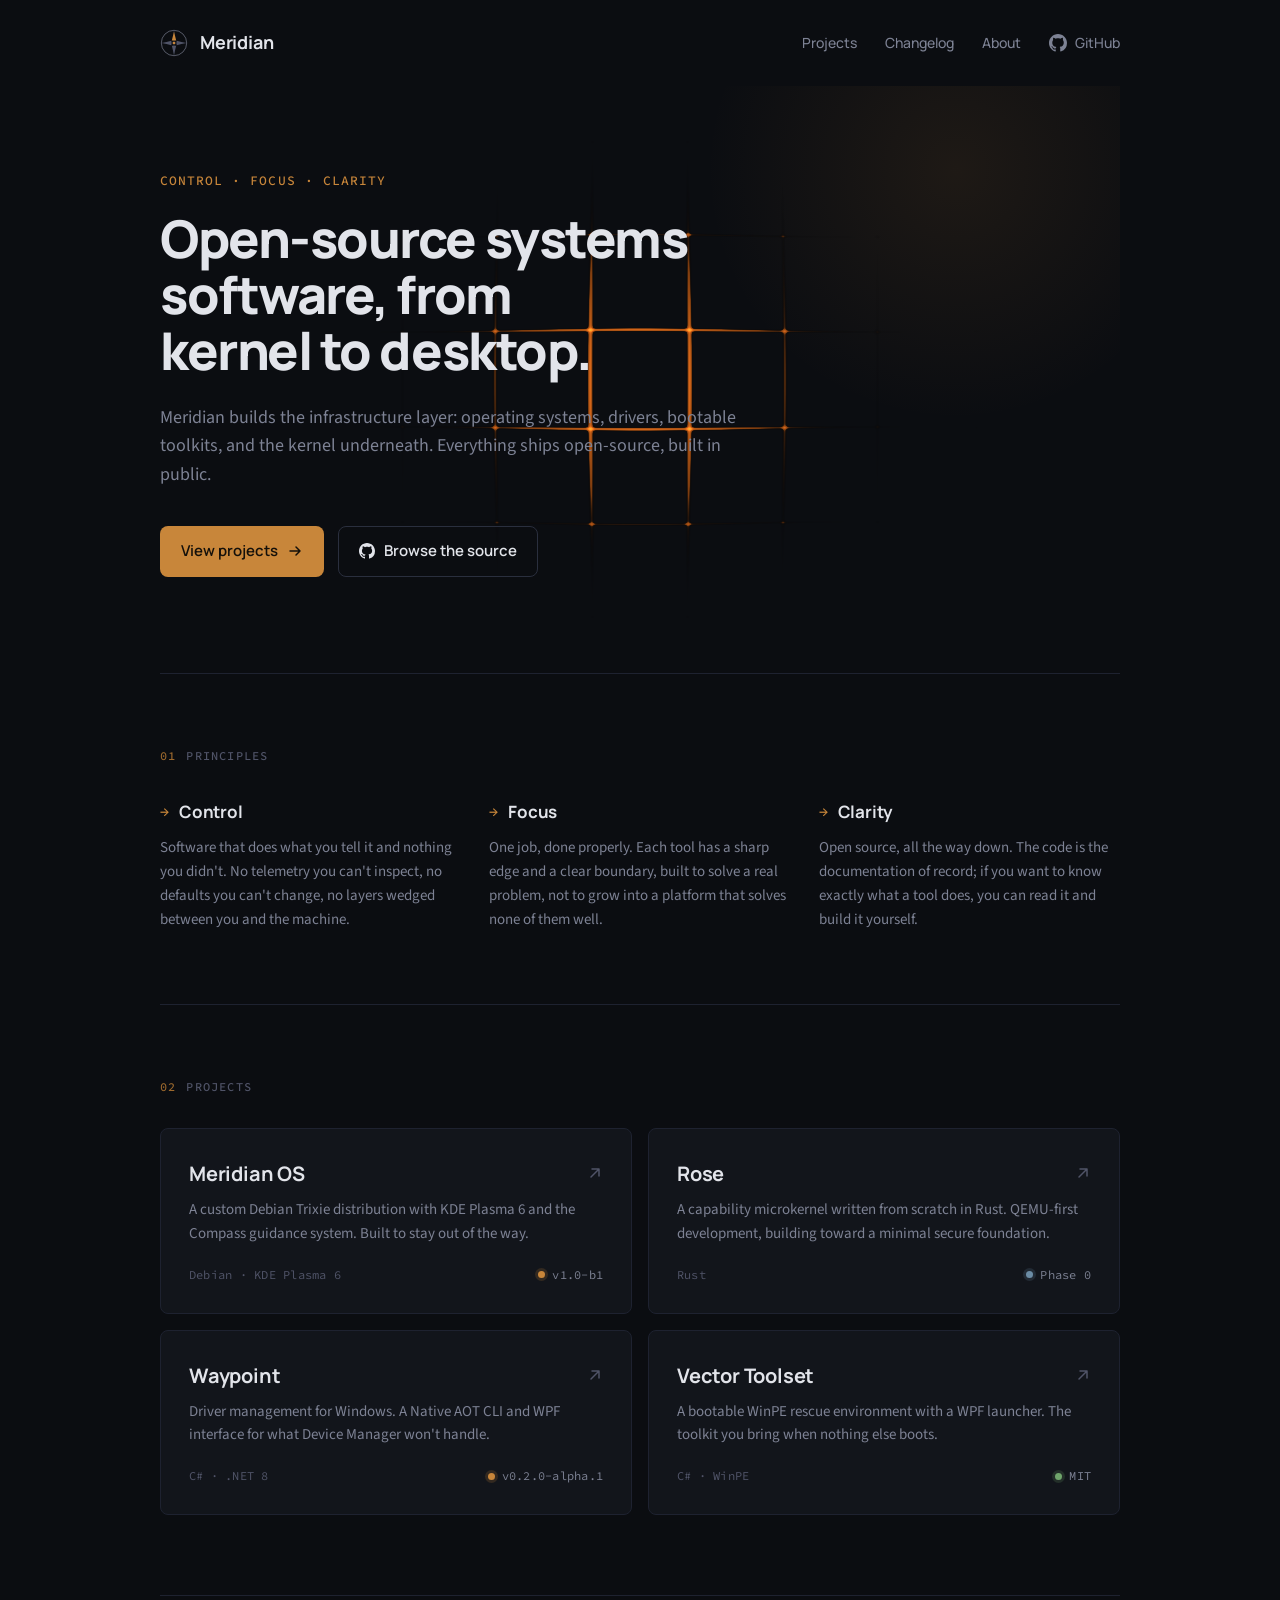
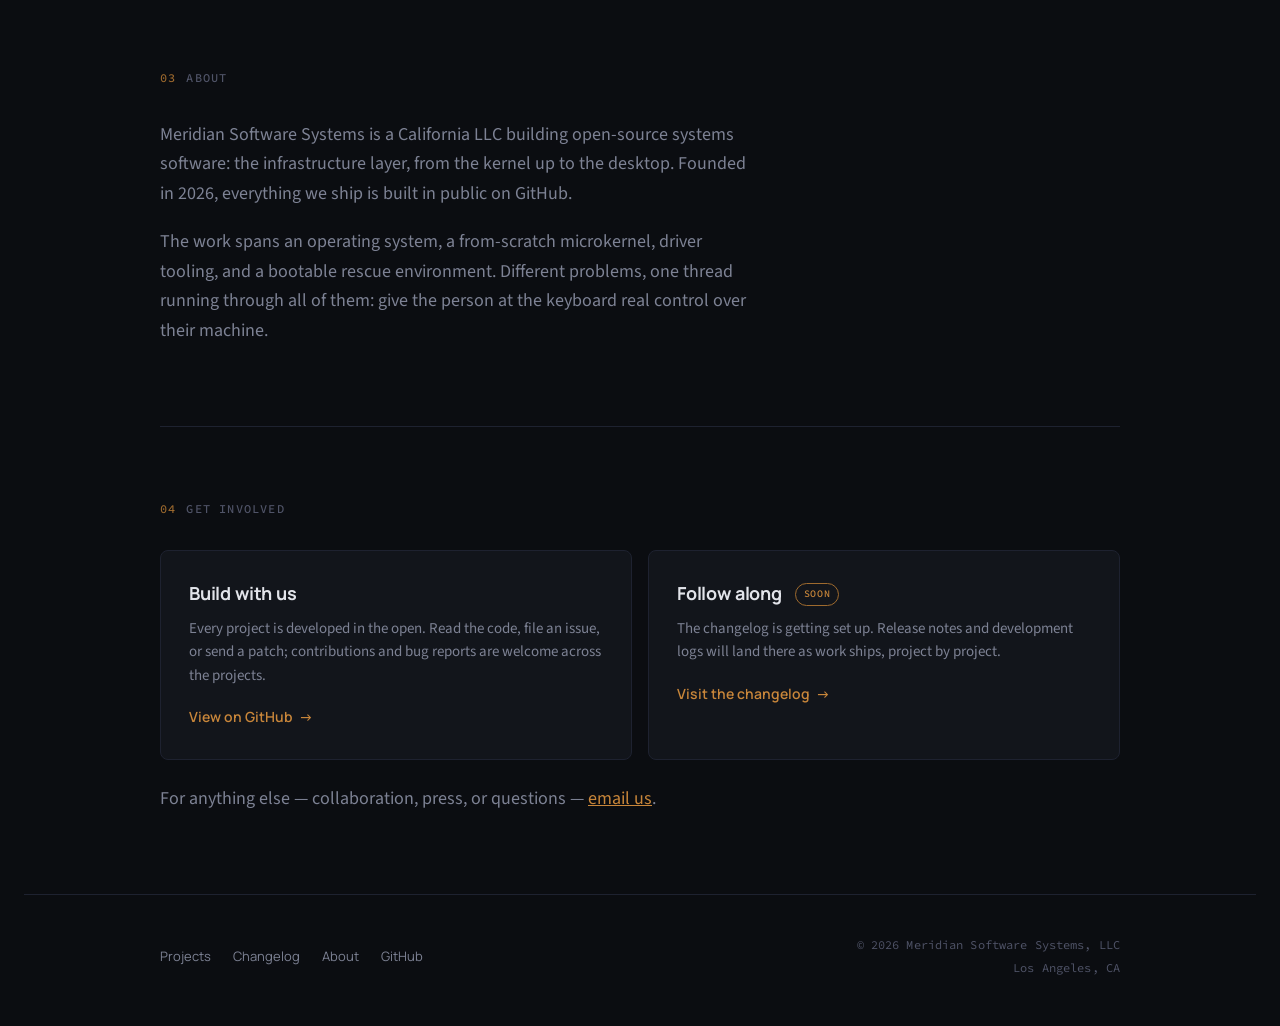
<file: index.html>
<!DOCTYPE html>
<html lang="en">
<head>
  <meta charset="utf-8">
  <meta name="viewport" content="width=device-width, initial-scale=1">
  <title>Meridian Software Systems</title>
  <meta name="description" content="Open-source systems software, from kernel to desktop. Operating systems, drivers, bootable toolkits, and the kernel underneath.">
  <meta name="theme-color" content="#0B0D11">

  <!-- Open Graph / social. Add a 1200x630 raster image at assets/og.png to enable og:image. -->
  <meta property="og:type" content="website">
  <meta property="og:site_name" content="Meridian Software Systems">
  <meta property="og:title" content="Meridian Software Systems">
  <meta property="og:description" content="Open-source systems software, from kernel to desktop.">
  <meta name="twitter:card" content="summary">

  <link rel="icon" href="assets/favicon.svg" type="image/svg+xml">
  <link rel="stylesheet" href="https://fonts.googleapis.com/css2?family=Manrope:wght@400;500;600;700;800&family=Source+Sans+3:ital,wght@0,400;0,500;0,600;1,400&family=Source+Code+Pro:wght@400;500&display=swap">
  <link rel="stylesheet" href="assets/style.css">
  <link rel="stylesheet" href="assets/ripple-grid.css">
  <script>document.documentElement.className += " js";</script>
</head>
<body>

<a href="#main" class="skip-link">Skip to content</a>

<header>
  <div class="wrap header-inner">
    <a href="index.html" class="logo" aria-label="Meridian — home">
      <svg class="logo-mark" viewBox="0 0 32 32" width="28" height="28" fill="none" aria-hidden="true">
        <circle cx="16" cy="16" r="14.5" stroke="#7D8294" stroke-width="0.75"/>
        <line x1="16" y1="1.5" x2="16" y2="30.5" stroke="#505468" stroke-width="0.5"/>
        <line x1="1.5" y1="16" x2="30.5" y2="16" stroke="#505468" stroke-width="0.5"/>
        <polygon points="16,3 13.5,13 18.5,13" fill="#C8863A"/>
        <polygon points="16,29 13.5,19 18.5,19" fill="#505468"/>
        <polygon points="29,16 19,13.5 19,18.5" fill="#505468"/>
        <polygon points="3,16 13,13.5 13,18.5" fill="#505468"/>
        <circle cx="16" cy="16" r="1.5" fill="#C8863A"/>
      </svg>
      <span class="logo-text">Meridian</span>
    </a>
    <nav class="nav" aria-label="Primary">
      <a href="#projects" class="nav-link">Projects</a>
      <a href="blog.html" class="nav-link">Changelog</a>
      <a href="#about" class="nav-link">About</a>
      <a href="https://github.com/TrashPanda2481" class="gh-link" target="_blank" rel="noopener">
        <svg viewBox="0 0 16 16" width="18" height="18" fill="currentColor" aria-hidden="true"><path d="M8 0C3.58 0 0 3.58 0 8c0 3.54 2.29 6.53 5.47 7.59.4.07.55-.17.55-.38 0-.19-.01-.82-.01-1.49-2.01.37-2.53-.49-2.69-.94-.09-.23-.48-.94-.82-1.13-.28-.15-.68-.52-.01-.53.63-.01 1.08.58 1.23.82.72 1.21 1.87.87 2.33.66.07-.52.28-.87.51-1.07-1.78-.2-3.64-.89-3.64-3.95 0-.87.31-1.59.82-2.15-.08-.2-.36-1.02.08-2.12 0 0 .67-.21 2.2.82.64-.18 1.32-.27 2-.27.68 0 1.36.09 2 .27 1.53-1.04 2.2-.82 2.2-.82.44 1.1.16 1.92.08 2.12.51.56.82 1.27.82 2.15 0 3.07-1.87 3.75-3.65 3.95.29.25.54.73.54 1.48 0 1.07-.01 1.93-.01 2.2 0 .21.15.46.55.38A8.013 8.013 0 0016 8c0-4.42-3.58-8-8-8z"/></svg>
        GitHub
      </a>
    </nav>
  </div>
</header>

<main class="wrap" id="main">
  <section class="hero">
    <div class="hero-bg" aria-hidden="true"
         data-ripple-grid
         data-grid-color="#d26519"
         data-ripple-intensity="0.03"
         data-grid-size="6"
         data-grid-thickness="42"
         data-mouse-interaction="true"
         data-mouse-interaction-radius="1"
         data-opacity="0.8"
         data-vignette-strength="2.1"
         data-glow-intensity="0"></div>
    <p class="hero-tag">Control · Focus · Clarity</p>
    <h1>Open-source systems software, from kernel to desktop.</h1>
    <p class="hero-sub">Meridian builds the infrastructure layer: operating systems, drivers, bootable toolkits, and the kernel underneath. Everything ships open-source, built in public.</p>
    <div class="btn-row">
      <a href="#projects" class="btn btn-primary">
        View projects
        <svg viewBox="0 0 16 16" fill="none" aria-hidden="true"><path d="M3 8h10M9 4l4 4-4 4" stroke="currentColor" stroke-width="1.5" stroke-linecap="round" stroke-linejoin="round"/></svg>
      </a>
      <a href="https://github.com/TrashPanda2481" class="btn btn-ghost" target="_blank" rel="noopener">
        <svg viewBox="0 0 16 16" fill="currentColor" aria-hidden="true"><path d="M8 0C3.58 0 0 3.58 0 8c0 3.54 2.29 6.53 5.47 7.59.4.07.55-.17.55-.38 0-.19-.01-.82-.01-1.49-2.01.37-2.53-.49-2.69-.94-.09-.23-.48-.94-.82-1.13-.28-.15-.68-.52-.01-.53.63-.01 1.08.58 1.23.82.72 1.21 1.87.87 2.33.66.07-.52.28-.87.51-1.07-1.78-.2-3.64-.89-3.64-3.95 0-.87.31-1.59.82-2.15-.08-.2-.36-1.02.08-2.12 0 0 .67-.21 2.2.82.64-.18 1.32-.27 2-.27.68 0 1.36.09 2 .27 1.53-1.04 2.2-.82 2.2-.82.44 1.1.16 1.92.08 2.12.51.56.82 1.27.82 2.15 0 3.07-1.87 3.75-3.65 3.95.29.25.54.73.54 1.48 0 1.07-.01 1.93-.01 2.2 0 .21.15.46.55.38A8.013 8.013 0 0016 8c0-4.42-3.58-8-8-8z"/></svg>
        Browse the source
      </a>
    </div>
  </section>

  <section class="principles reveal" aria-labelledby="principles-label">
    <p class="section-label" id="principles-label"><span class="num">01</span>Principles</p>
    <div class="pcols">
      <div class="pcol">
        <h3><span class="glyph">→</span>Control</h3>
        <p>Software that does what you tell it and nothing you didn't. No telemetry you can't inspect, no defaults you can't change, no layers wedged between you and the machine.</p>
      </div>
      <div class="pcol">
        <h3><span class="glyph">→</span>Focus</h3>
        <p>One job, done properly. Each tool has a sharp edge and a clear boundary, built to solve a real problem, not to grow into a platform that solves none of them well.</p>
      </div>
      <div class="pcol">
        <h3><span class="glyph">→</span>Clarity</h3>
        <p>Open source, all the way down. The code is the documentation of record; if you want to know exactly what a tool does, you can read it and build it yourself.</p>
      </div>
    </div>
  </section>

  <section class="projects reveal" id="projects" aria-labelledby="projects-label">
    <p class="section-label" id="projects-label"><span class="num">02</span>Projects</p>
    <div class="pgrid">

      <a href="project-meridian-os.html" class="proj">
        <div class="proj-head">
          <h3>Meridian OS</h3>
          <svg class="arrow" viewBox="0 0 16 16" width="16" height="16" fill="none" aria-hidden="true"><path d="M4 12L12 4M12 4H5M12 4V11" stroke="currentColor" stroke-width="1.5" stroke-linecap="round" stroke-linejoin="round"/></svg>
        </div>
        <p class="proj-desc">A custom Debian Trixie distribution with KDE Plasma 6 and the Compass guidance system. Built to stay out of the way.</p>
        <div class="proj-foot">
          <span class="proj-tech">Debian · KDE Plasma 6</span>
          <span class="status"><span class="dot"></span>v1.0-b1</span>
        </div>
      </a>

      <a href="project-rose.html" class="proj">
        <div class="proj-head">
          <h3>Rose</h3>
          <svg class="arrow" viewBox="0 0 16 16" width="16" height="16" fill="none" aria-hidden="true"><path d="M4 12L12 4M12 4H5M12 4V11" stroke="currentColor" stroke-width="1.5" stroke-linecap="round" stroke-linejoin="round"/></svg>
        </div>
        <p class="proj-desc">A capability microkernel written from scratch in Rust. QEMU-first development, building toward a minimal secure foundation.</p>
        <div class="proj-foot">
          <span class="proj-tech">Rust</span>
          <span class="status plan"><span class="dot"></span>Phase 0</span>
        </div>
      </a>

      <a href="project-waypoint.html" class="proj">
        <div class="proj-head">
          <h3>Waypoint</h3>
          <svg class="arrow" viewBox="0 0 16 16" width="16" height="16" fill="none" aria-hidden="true"><path d="M4 12L12 4M12 4H5M12 4V11" stroke="currentColor" stroke-width="1.5" stroke-linecap="round" stroke-linejoin="round"/></svg>
        </div>
        <p class="proj-desc">Driver management for Windows. A Native AOT CLI and WPF interface for what Device Manager won't handle.</p>
        <div class="proj-foot">
          <span class="proj-tech">C# · .NET 8</span>
          <span class="status"><span class="dot"></span>v0.2.0-alpha.1</span>
        </div>
      </a>

      <a href="project-vector-toolset.html" class="proj">
        <div class="proj-head">
          <h3>Vector Toolset</h3>
          <svg class="arrow" viewBox="0 0 16 16" width="16" height="16" fill="none" aria-hidden="true"><path d="M4 12L12 4M12 4H5M12 4V11" stroke="currentColor" stroke-width="1.5" stroke-linecap="round" stroke-linejoin="round"/></svg>
        </div>
        <p class="proj-desc">A bootable WinPE rescue environment with a WPF launcher. The toolkit you bring when nothing else boots.</p>
        <div class="proj-foot">
          <span class="proj-tech">C# · WinPE</span>
          <span class="status live"><span class="dot"></span>MIT</span>
        </div>
      </a>

    </div>
  </section>

  <section class="about reveal" id="about" aria-labelledby="about-label">
    <p class="section-label" id="about-label"><span class="num">03</span>About</p>
    <p class="about-body">Meridian Software Systems is a California LLC building open-source systems software: the infrastructure layer, from the kernel up to the desktop. Founded in 2026, everything we ship is built in public on GitHub.</p>
    <p class="about-body">The work spans an operating system, a from-scratch microkernel, driver tooling, and a bootable rescue environment. Different problems, one thread running through all of them: give the person at the keyboard real control over their machine.</p>
  </section>

  <section class="involve reveal" id="involve" aria-labelledby="involve-label">
    <p class="section-label" id="involve-label"><span class="num">04</span>Get involved</p>
    <div class="involve-grid">
      <div class="icard">
        <h3>Build with us</h3>
        <p>Every project is developed in the open. Read the code, file an issue, or send a patch; contributions and bug reports are welcome across the projects.</p>
        <a class="link" href="https://github.com/TrashPanda2481" target="_blank" rel="noopener">
          View on GitHub <span class="arrow">→</span>
        </a>
      </div>
      <div class="icard">
        <h3>Follow along <span class="uc-badge">Soon</span></h3>
        <p>The changelog is getting set up. Release notes and development logs will land there as work ships, project by project.</p>
        <a class="link" href="blog.html">
          Visit the changelog <span class="arrow">→</span>
        </a>
      </div>
    </div>
    <p class="about-body" style="margin-top:24px">
        For anything else — collaboration, press, or questions —
        <a href="mailto:chris@meridiansoftwaresystems.com" style="color:var(--accent)">email us</a>.
      </p>
  </section>
</main>

<footer>
  <div class="wrap footer-inner">
    <nav class="footer-nav" aria-label="Footer">
      <a href="#projects">Projects</a>
      <a href="blog.html">Changelog</a>
      <a href="#about">About</a>
      <a href="https://github.com/TrashPanda2481" target="_blank" rel="noopener">GitHub</a>
    </nav>
    <div class="footer-meta">
      <span class="footer-copy">© 2026 Meridian Software Systems, LLC</span>
      <span class="footer-loc">Los Angeles, CA</span>
    </div>
  </div>
</footer>

<script src="assets/site.js" defer></script>
<script src="assets/ripple-grid.js" defer></script>
</body>
</html>
</file>
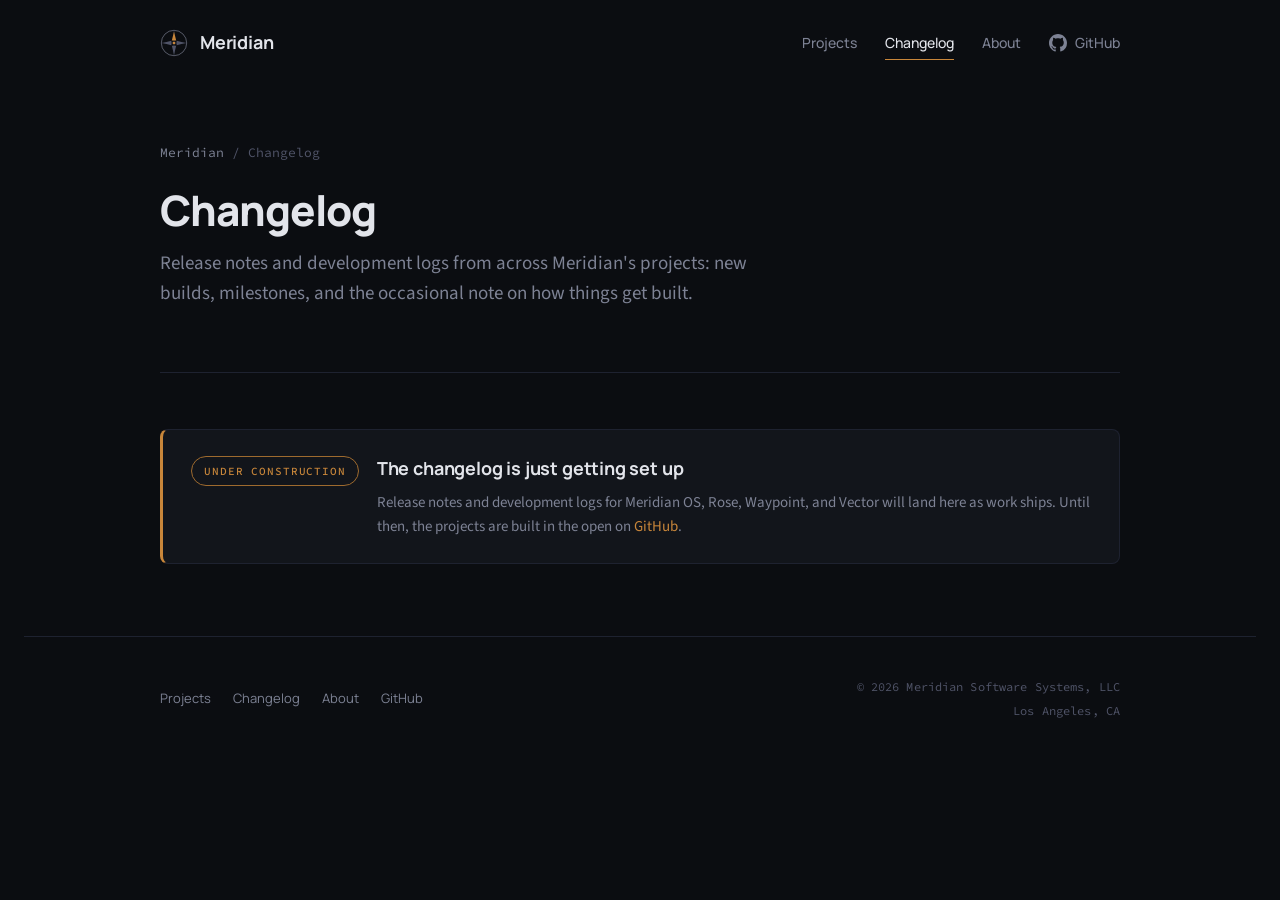
<file: blog.html>
<!DOCTYPE html>
<html lang="en">
<head>
  <meta charset="utf-8">
  <meta name="viewport" content="width=device-width, initial-scale=1">
  <title>Changelog — Meridian Software Systems</title>
  <meta name="description" content="Release notes and development logs from across Meridian's projects.">
  <meta name="theme-color" content="#0B0D11">
  <meta property="og:type" content="website">
  <meta property="og:site_name" content="Meridian Software Systems">
  <meta property="og:title" content="Changelog — Meridian Software Systems">
  <meta property="og:description" content="Release notes and development logs from across Meridian's projects.">
  <meta name="twitter:card" content="summary">
  <link rel="icon" href="assets/favicon.svg" type="image/svg+xml">
  <link rel="stylesheet" href="https://fonts.googleapis.com/css2?family=Manrope:wght@400;500;600;700;800&family=Source+Sans+3:ital,wght@0,400;0,500;0,600;1,400&family=Source+Code+Pro:wght@400;500&display=swap">
  <link rel="stylesheet" href="assets/style.css">
  <script>document.documentElement.className += " js";</script>
</head>
<body>

<a href="#main" class="skip-link">Skip to content</a>

<header>
  <div class="wrap header-inner">
    <a href="index.html" class="logo" aria-label="Meridian — home">
      <svg class="logo-mark" viewBox="0 0 32 32" width="28" height="28" fill="none" aria-hidden="true">
        <circle cx="16" cy="16" r="14.5" stroke="#7D8294" stroke-width="0.75"/>
        <line x1="16" y1="1.5" x2="16" y2="30.5" stroke="#505468" stroke-width="0.5"/>
        <line x1="1.5" y1="16" x2="30.5" y2="16" stroke="#505468" stroke-width="0.5"/>
        <polygon points="16,3 13.5,13 18.5,13" fill="#C8863A"/>
        <polygon points="16,29 13.5,19 18.5,19" fill="#505468"/>
        <polygon points="29,16 19,13.5 19,18.5" fill="#505468"/>
        <polygon points="3,16 13,13.5 13,18.5" fill="#505468"/>
        <circle cx="16" cy="16" r="1.5" fill="#C8863A"/>
      </svg>
      <span class="logo-text">Meridian</span>
    </a>
    <nav class="nav" aria-label="Primary">
      <a href="index.html#projects" class="nav-link">Projects</a>
      <a href="blog.html" class="nav-link" aria-current="page">Changelog</a>
      <a href="index.html#about" class="nav-link">About</a>
      <a href="https://github.com/TrashPanda2481" class="gh-link" target="_blank" rel="noopener">
        <svg viewBox="0 0 16 16" width="18" height="18" fill="currentColor" aria-hidden="true"><path d="M8 0C3.58 0 0 3.58 0 8c0 3.54 2.29 6.53 5.47 7.59.4.07.55-.17.55-.38 0-.19-.01-.82-.01-1.49-2.01.37-2.53-.49-2.69-.94-.09-.23-.48-.94-.82-1.13-.28-.15-.68-.52-.01-.53.63-.01 1.08.58 1.23.82.72 1.21 1.87.87 2.33.66.07-.52.28-.87.51-1.07-1.78-.2-3.64-.89-3.64-3.95 0-.87.31-1.59.82-2.15-.08-.2-.36-1.02.08-2.12 0 0 .67-.21 2.2.82.64-.18 1.32-.27 2-.27.68 0 1.36.09 2 .27 1.53-1.04 2.2-.82 2.2-.82.44 1.1.16 1.92.08 2.12.51.56.82 1.27.82 2.15 0 3.07-1.87 3.75-3.65 3.95.29.25.54.73.54 1.48 0 1.07-.01 1.93-.01 2.2 0 .21.15.46.55.38A8.013 8.013 0 0016 8c0-4.42-3.58-8-8-8z"/></svg>
        GitHub
      </a>
    </nav>
  </div>
</header>

<main class="wrap" id="main">
  <section class="subhero">
    <nav class="crumbs" aria-label="Breadcrumb">
      <a href="index.html">Meridian</a>
      <span class="sep">/</span>
      <span>Changelog</span>
    </nav>
    <h1>Changelog</h1>
    <p class="lead">Release notes and development logs from across Meridian's projects: new builds, milestones, and the occasional note on how things get built.</p>
  </section>

  <section class="postlist">
    <div class="uc">
      <span class="uc-mark">Under construction</span>
      <div>
        <h2>The changelog is just getting set up</h2>
        <p>Release notes and development logs for Meridian OS, Rose, Waypoint, and Vector will land here as work ships. Until then, the projects are built in the open on <a href="https://github.com/TrashPanda2481" target="_blank" rel="noopener">GitHub</a>.</p>
      </div>
    </div>
  </section>
</main>

<footer>
  <div class="wrap footer-inner">
    <nav class="footer-nav" aria-label="Footer">
      <a href="index.html#projects">Projects</a>
      <a href="blog.html">Changelog</a>
      <a href="index.html#about">About</a>
      <a href="https://github.com/TrashPanda2481" target="_blank" rel="noopener">GitHub</a>
    </nav>
    <div class="footer-meta">
      <span class="footer-copy">© 2026 Meridian Software Systems, LLC</span>
      <span class="footer-loc">Los Angeles, CA</span>
    </div>
  </div>
</footer>

<script src="assets/site.js" defer></script>
</body>
</html>
</file>
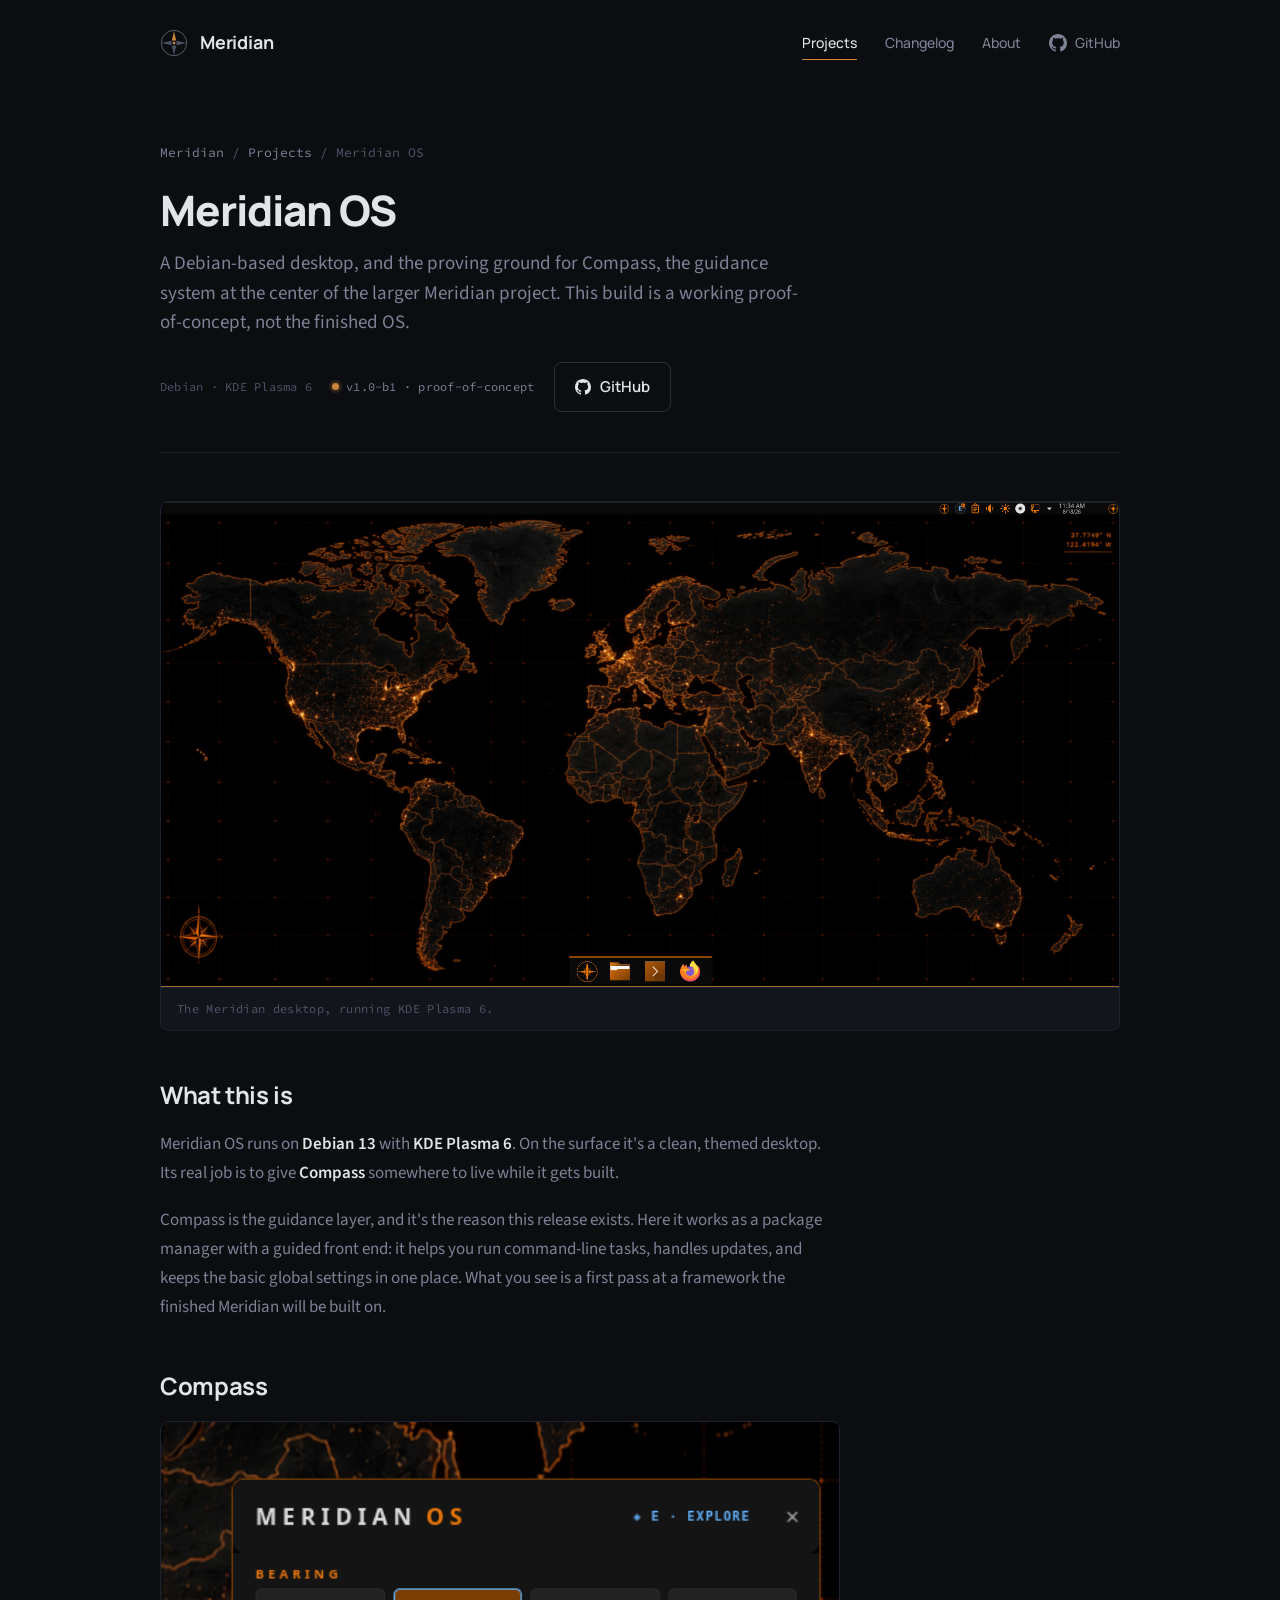
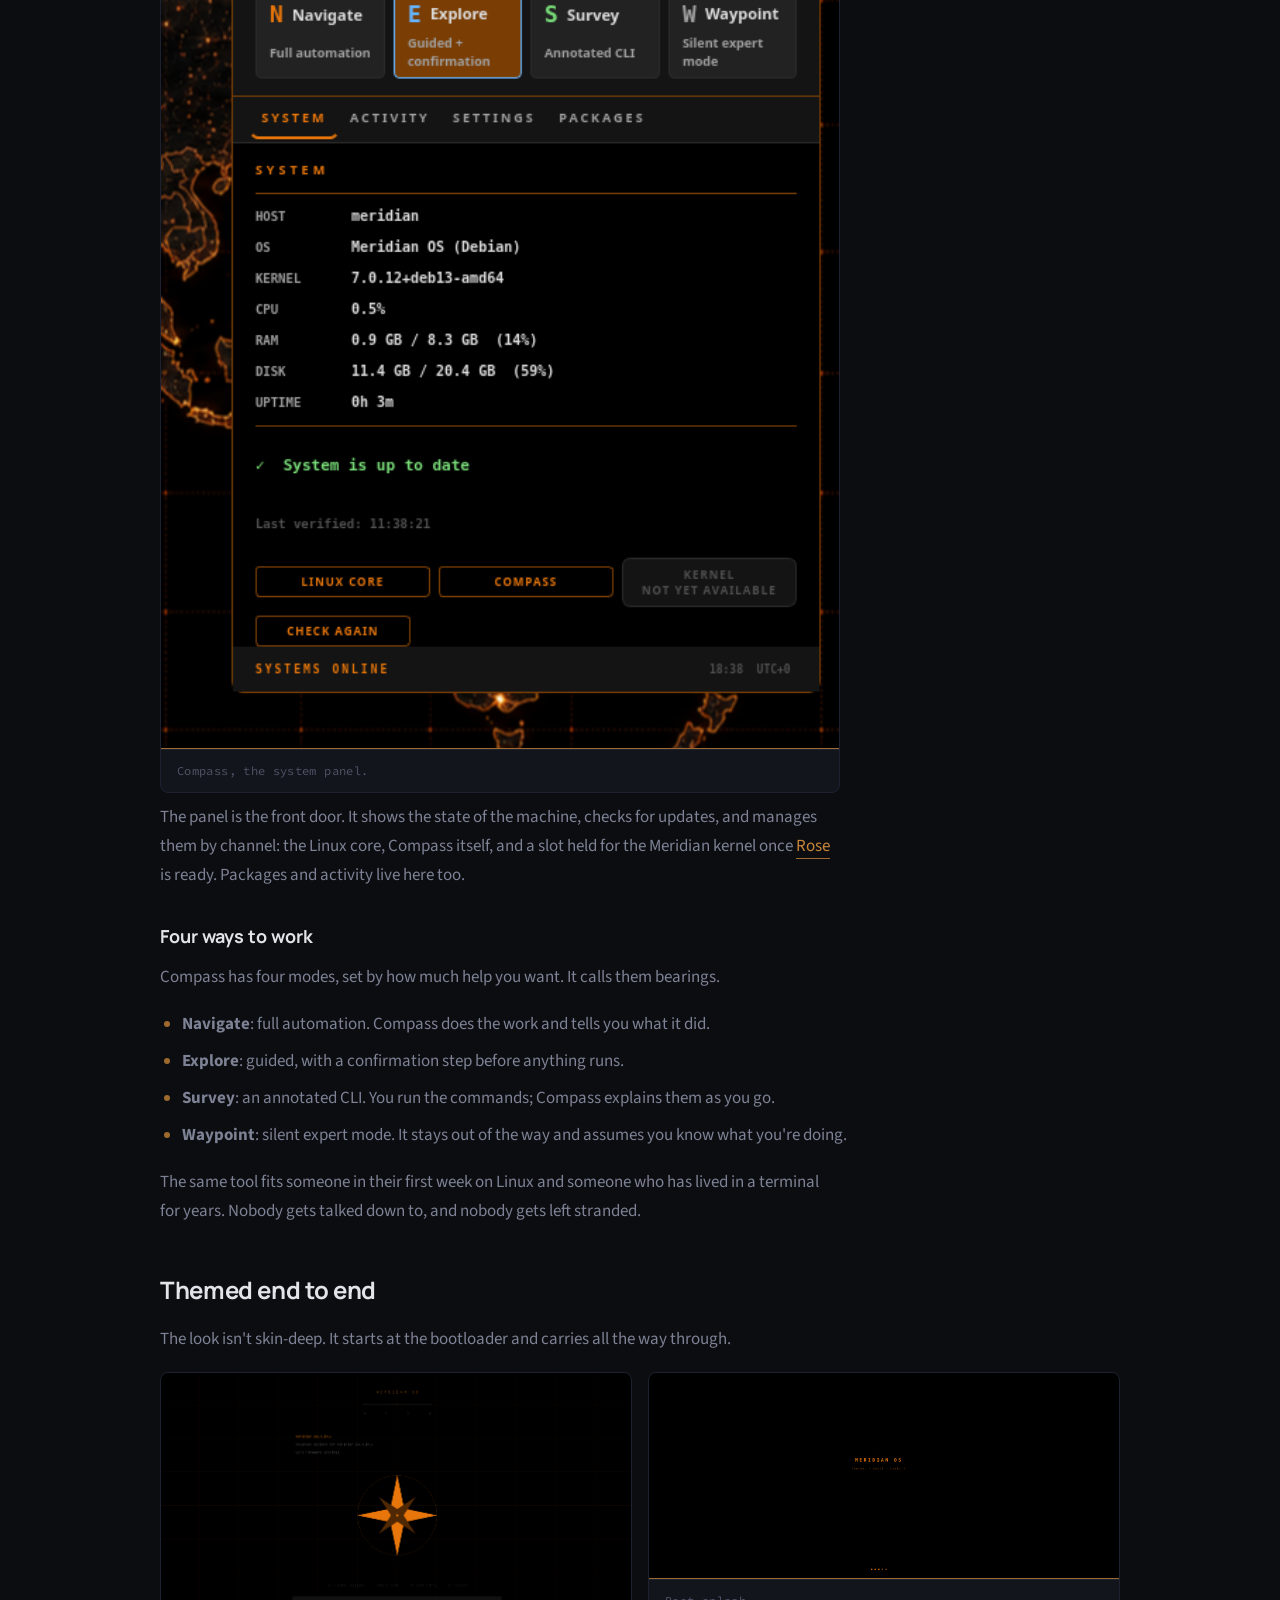
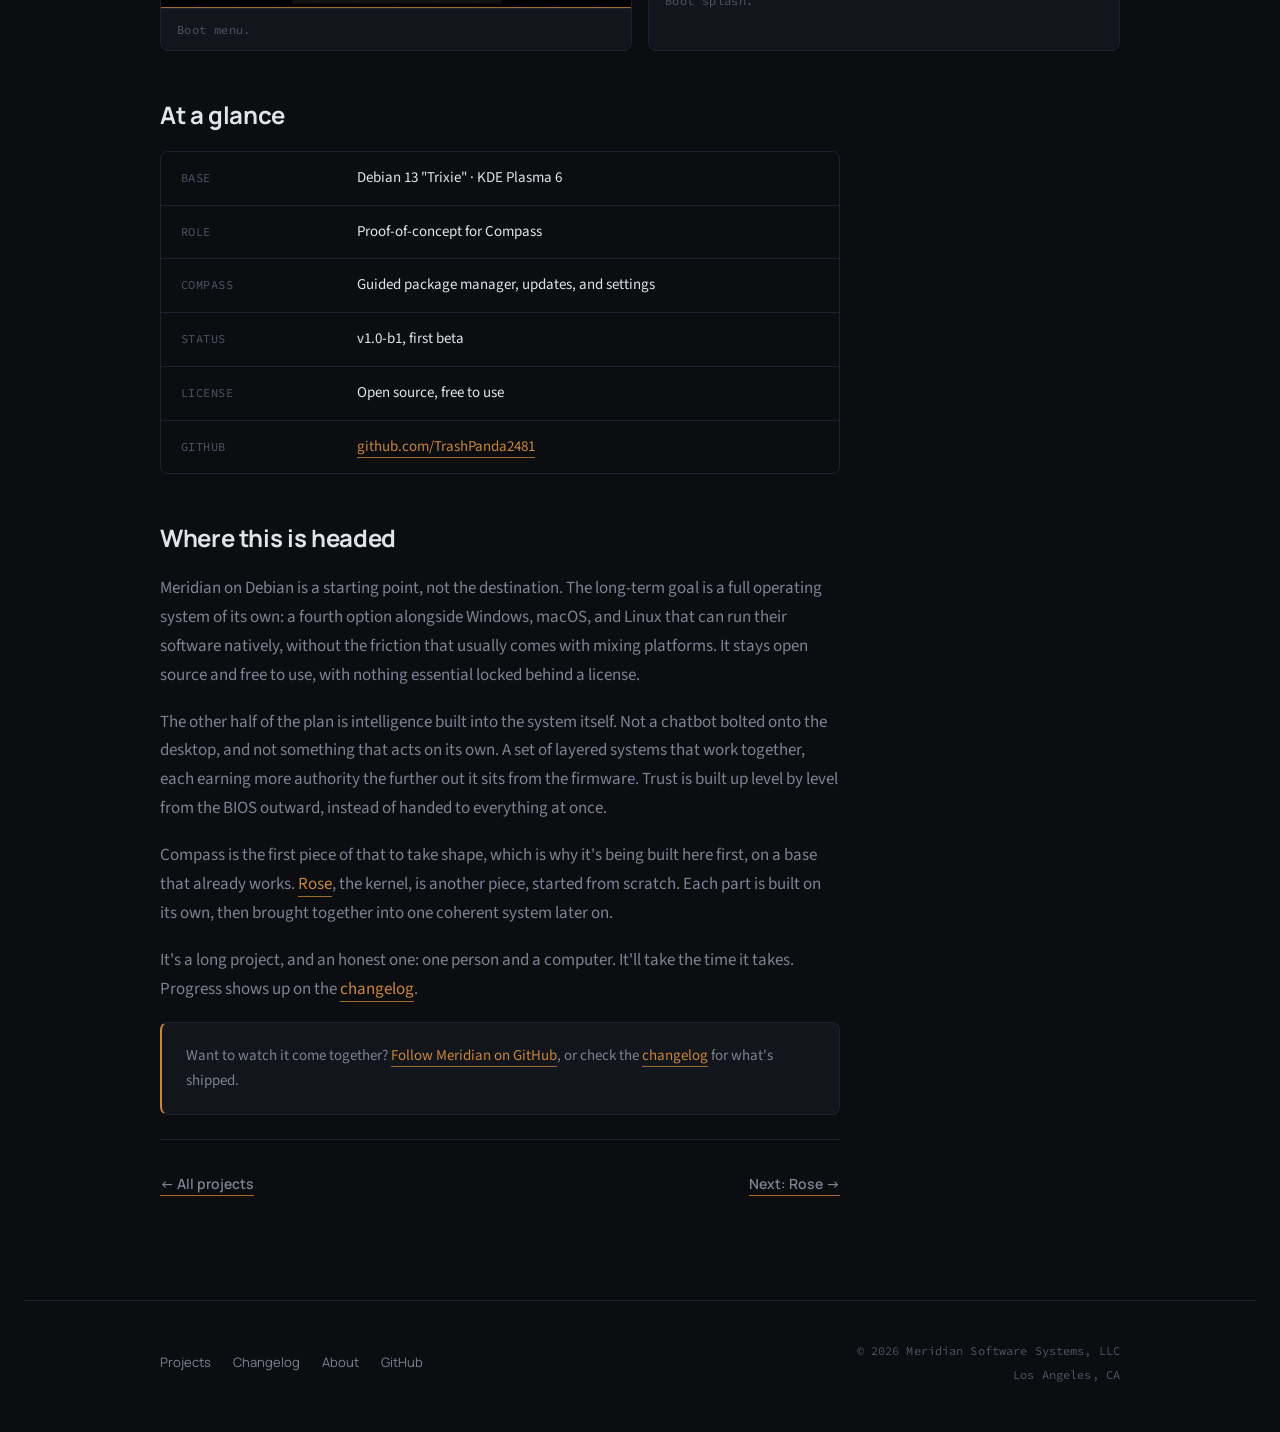
<file: project-meridian-os.html>
<!DOCTYPE html>
<html lang="en">
<head>
  <meta charset="utf-8">
  <meta name="viewport" content="width=device-width, initial-scale=1">
  <title>Meridian OS — Meridian Software Systems</title>
  <meta name="description" content="Meridian OS is a Debian-based desktop and the proof-of-concept for Compass, the guidance system behind the larger Meridian project.">
  <meta name="theme-color" content="#0B0D11">
  <meta property="og:type" content="article">
  <meta property="og:site_name" content="Meridian Software Systems">
  <meta property="og:title" content="Meridian OS">
  <meta property="og:description" content="A Debian-based desktop and the proof-of-concept for Compass, the guidance system behind the larger Meridian project.">
  <meta name="twitter:card" content="summary">
  <link rel="icon" href="assets/favicon.svg" type="image/svg+xml">
  <link rel="stylesheet" href="https://fonts.googleapis.com/css2?family=Manrope:wght@400;500;600;700;800&family=Source+Sans+3:ital,wght@0,400;0,500;0,600;1,400&family=Source+Code+Pro:wght@400;500&display=swap">
  <link rel="stylesheet" href="assets/style.css">
  <script>document.documentElement.className += " js";</script>
</head>
<body>

<a href="#main" class="skip-link">Skip to content</a>

<header>
  <div class="wrap header-inner">
    <a href="index.html" class="logo" aria-label="Meridian — home">
      <svg class="logo-mark" viewBox="0 0 32 32" width="28" height="28" fill="none" aria-hidden="true">
        <circle cx="16" cy="16" r="14.5" stroke="#7D8294" stroke-width="0.75"/>
        <line x1="16" y1="1.5" x2="16" y2="30.5" stroke="#505468" stroke-width="0.5"/>
        <line x1="1.5" y1="16" x2="30.5" y2="16" stroke="#505468" stroke-width="0.5"/>
        <polygon points="16,3 13.5,13 18.5,13" fill="#C8863A"/>
        <polygon points="16,29 13.5,19 18.5,19" fill="#505468"/>
        <polygon points="29,16 19,13.5 19,18.5" fill="#505468"/>
        <polygon points="3,16 13,13.5 13,18.5" fill="#505468"/>
        <circle cx="16" cy="16" r="1.5" fill="#C8863A"/>
      </svg>
      <span class="logo-text">Meridian</span>
    </a>
    <nav class="nav" aria-label="Primary">
      <a href="index.html#projects" class="nav-link" aria-current="page">Projects</a>
      <a href="blog.html" class="nav-link">Changelog</a>
      <a href="index.html#about" class="nav-link">About</a>
      <a href="https://github.com/TrashPanda2481" class="gh-link" target="_blank" rel="noopener">
        <svg viewBox="0 0 16 16" width="18" height="18" fill="currentColor" aria-hidden="true"><path d="M8 0C3.58 0 0 3.58 0 8c0 3.54 2.29 6.53 5.47 7.59.4.07.55-.17.55-.38 0-.19-.01-.82-.01-1.49-2.01.37-2.53-.49-2.69-.94-.09-.23-.48-.94-.82-1.13-.28-.15-.68-.52-.01-.53.63-.01 1.08.58 1.23.82.72 1.21 1.87.87 2.33.66.07-.52.28-.87.51-1.07-1.78-.2-3.64-.89-3.64-3.95 0-.87.31-1.59.82-2.15-.08-.2-.36-1.02.08-2.12 0 0 .67-.21 2.2.82.64-.18 1.32-.27 2-.27.68 0 1.36.09 2 .27 1.53-1.04 2.2-.82 2.2-.82.44 1.1.16 1.92.08 2.12.51.56.82 1.27.82 2.15 0 3.07-1.87 3.75-3.65 3.95.29.25.54.73.54 1.48 0 1.07-.01 1.93-.01 2.2 0 .21.15.46.55.38A8.013 8.013 0 0016 8c0-4.42-3.58-8-8-8z"/></svg>
        GitHub
      </a>
    </nav>
  </div>
</header>

<main class="wrap" id="main">
  <section class="subhero">
    <nav class="crumbs" aria-label="Breadcrumb">
      <a href="index.html">Meridian</a>
      <span class="sep">/</span>
      <a href="index.html#projects">Projects</a>
      <span class="sep">/</span>
      <span>Meridian OS</span>
    </nav>
    <h1>Meridian OS</h1>
    <p class="lead">A Debian-based desktop, and the proving ground for Compass, the guidance system at the center of the larger Meridian project. This build is a working proof-of-concept, not the finished OS.</p>
    <div class="meta-row">
      <span class="proj-tech">Debian · KDE Plasma 6</span>
      <span class="status"><span class="dot"></span>v1.0-b1 · proof-of-concept</span>
      <a href="https://github.com/TrashPanda2481" class="btn btn-ghost" target="_blank" rel="noopener">
        <svg viewBox="0 0 16 16" fill="currentColor" aria-hidden="true"><path d="M8 0C3.58 0 0 3.58 0 8c0 3.54 2.29 6.53 5.47 7.59.4.07.55-.17.55-.38 0-.19-.01-.82-.01-1.49-2.01.37-2.53-.49-2.69-.94-.09-.23-.48-.94-.82-1.13-.28-.15-.68-.52-.01-.53.63-.01 1.08.58 1.23.82.72 1.21 1.87.87 2.33.66.07-.52.28-.87.51-1.07-1.78-.2-3.64-.89-3.64-3.95 0-.87.31-1.59.82-2.15-.08-.2-.36-1.02.08-2.12 0 0 .67-.21 2.2.82.64-.18 1.32-.27 2-.27.68 0 1.36.09 2 .27 1.53-1.04 2.2-.82 2.2-.82.44 1.1.16 1.92.08 2.12.51.56.82 1.27.82 2.15 0 3.07-1.87 3.75-3.65 3.95.29.25.54.73.54 1.48 0 1.07-.01 1.93-.01 2.2 0 .21.15.46.55.38A8.013 8.013 0 0016 8c0-4.42-3.58-8-8-8z"/></svg>
        GitHub
      </a>
    </div>
  </section>

  <article class="prose">

    <figure class="shot shot-wide">
      <a href="assets/meridian-os/desktop.png" target="_blank" rel="noopener">
        <img src="assets/meridian-os/desktop.png" width="1912" height="965" loading="lazy" alt="The Meridian OS desktop: an amber-on-black world night-lights map with a compass rose in the corner, a coordinates readout, and a custom dock.">
      </a>
      <figcaption>The Meridian desktop, running KDE Plasma 6.</figcaption>
    </figure>

    <h2>What this is</h2>
    <p>Meridian OS runs on <strong>Debian 13</strong> with <strong>KDE Plasma 6</strong>. On the surface it's a clean, themed desktop. Its real job is to give <strong>Compass</strong> somewhere to live while it gets built.</p>
    <p>Compass is the guidance layer, and it's the reason this release exists. Here it works as a package manager with a guided front end: it helps you run command-line tasks, handles updates, and keeps the basic global settings in one place. What you see is a first pass at a framework the finished Meridian will be built on.</p>

    <h2>Compass</h2>
    <figure class="shot shot-compass">
      <a href="assets/meridian-os/compass-panel.png" target="_blank" rel="noopener">
        <img src="assets/meridian-os/compass-panel.png" width="481" height="657" loading="lazy" alt="The Compass system panel: four BEARING modes across the top, a system information table, an up-to-date status, and update channel buttons for Linux core, Compass, and the kernel.">
      </a>
      <figcaption>Compass, the system panel.</figcaption>
    </figure>
    <p>The panel is the front door. It shows the state of the machine, checks for updates, and manages them by channel: the Linux core, Compass itself, and a slot held for the Meridian kernel once <a href="project-rose.html">Rose</a> is ready. Packages and activity live here too.</p>

    <h3>Four ways to work</h3>
    <p>Compass has four modes, set by how much help you want. It calls them bearings.</p>
    <ul>
      <li><strong>Navigate</strong>: full automation. Compass does the work and tells you what it did.</li>
      <li><strong>Explore</strong>: guided, with a confirmation step before anything runs.</li>
      <li><strong>Survey</strong>: an annotated CLI. You run the commands; Compass explains them as you go.</li>
      <li><strong>Waypoint</strong>: silent expert mode. It stays out of the way and assumes you know what you're doing.</li>
    </ul>
    <p>The same tool fits someone in their first week on Linux and someone who has lived in a terminal for years. Nobody gets talked down to, and nobody gets left stranded.</p>

    <h2>Themed end to end</h2>
    <p>The look isn't skin-deep. It starts at the bootloader and carries all the way through.</p>
    <div class="gallery">
      <figure class="shot">
        <a href="assets/meridian-os/boot-menu.png" target="_blank" rel="noopener">
          <img src="assets/meridian-os/boot-menu.png" width="1899" height="943" loading="lazy" alt="The Meridian OS boot menu with a compass rose, cardinal-direction labels, a grid background, and the boot entries.">
        </a>
        <figcaption>Boot menu.</figcaption>
      </figure>
      <figure class="shot">
        <a href="assets/meridian-os/boot-splash.png" target="_blank" rel="noopener">
          <img src="assets/meridian-os/boot-splash.png" width="1830" height="796" loading="lazy" alt="The Meridian OS boot splash: the wordmark with the Control, Focus, Clarity tagline and a compass animation.">
        </a>
        <figcaption>Boot splash.</figcaption>
      </figure>
    </div>

    <h2>At a glance</h2>
    <dl class="spec">
      <div class="spec-row"><dt>Base</dt><dd>Debian 13 "Trixie" · KDE Plasma 6</dd></div>
      <div class="spec-row"><dt>Role</dt><dd>Proof-of-concept for Compass</dd></div>
      <div class="spec-row"><dt>Compass</dt><dd>Guided package manager, updates, and settings</dd></div>
      <div class="spec-row"><dt>Status</dt><dd>v1.0-b1, first beta</dd></div>
      <div class="spec-row"><dt>License</dt><dd>Open source, free to use</dd></div>
      <div class="spec-row"><dt>GitHub</dt><dd><a href="https://github.com/TrashPanda2481" target="_blank" rel="noopener">github.com/TrashPanda2481</a></dd></div>
    </dl>

    <h2>Where this is headed</h2>
    <p>Meridian on Debian is a starting point, not the destination. The long-term goal is a full operating system of its own: a fourth option alongside Windows, macOS, and Linux that can run their software natively, without the friction that usually comes with mixing platforms. It stays open source and free to use, with nothing essential locked behind a license.</p>
    <p>The other half of the plan is intelligence built into the system itself. Not a chatbot bolted onto the desktop, and not something that acts on its own. A set of layered systems that work together, each earning more authority the further out it sits from the firmware. Trust is built up level by level from the BIOS outward, instead of handed to everything at once.</p>
    <p>Compass is the first piece of that to take shape, which is why it's being built here first, on a base that already works. <a href="project-rose.html">Rose</a>, the kernel, is another piece, started from scratch. Each part is built on its own, then brought together into one coherent system later on.</p>
    <p>It's a long project, and an honest one: one person and a computer. It'll take the time it takes. Progress shows up on the <a href="blog.html">changelog</a>.</p>

    <div class="callout">
      <p>Want to watch it come together? <a href="https://github.com/TrashPanda2481" target="_blank" rel="noopener">Follow Meridian on GitHub</a>, or check the <a href="blog.html">changelog</a> for what's shipped.</p>
    </div>

    <div class="post-nav">
      <a href="index.html#projects">← All projects</a>
      <a href="project-rose.html">Next: Rose →</a>
    </div>
  </article>
</main>

<footer>
  <div class="wrap footer-inner">
    <nav class="footer-nav" aria-label="Footer">
      <a href="index.html#projects">Projects</a>
      <a href="blog.html">Changelog</a>
      <a href="index.html#about">About</a>
      <a href="https://github.com/TrashPanda2481" target="_blank" rel="noopener">GitHub</a>
    </nav>
    <div class="footer-meta">
      <span class="footer-copy">© 2026 Meridian Software Systems, LLC</span>
      <span class="footer-loc">Los Angeles, CA</span>
    </div>
  </div>
</footer>

<script src="assets/site.js" defer></script>
</body>
</html>
</file>
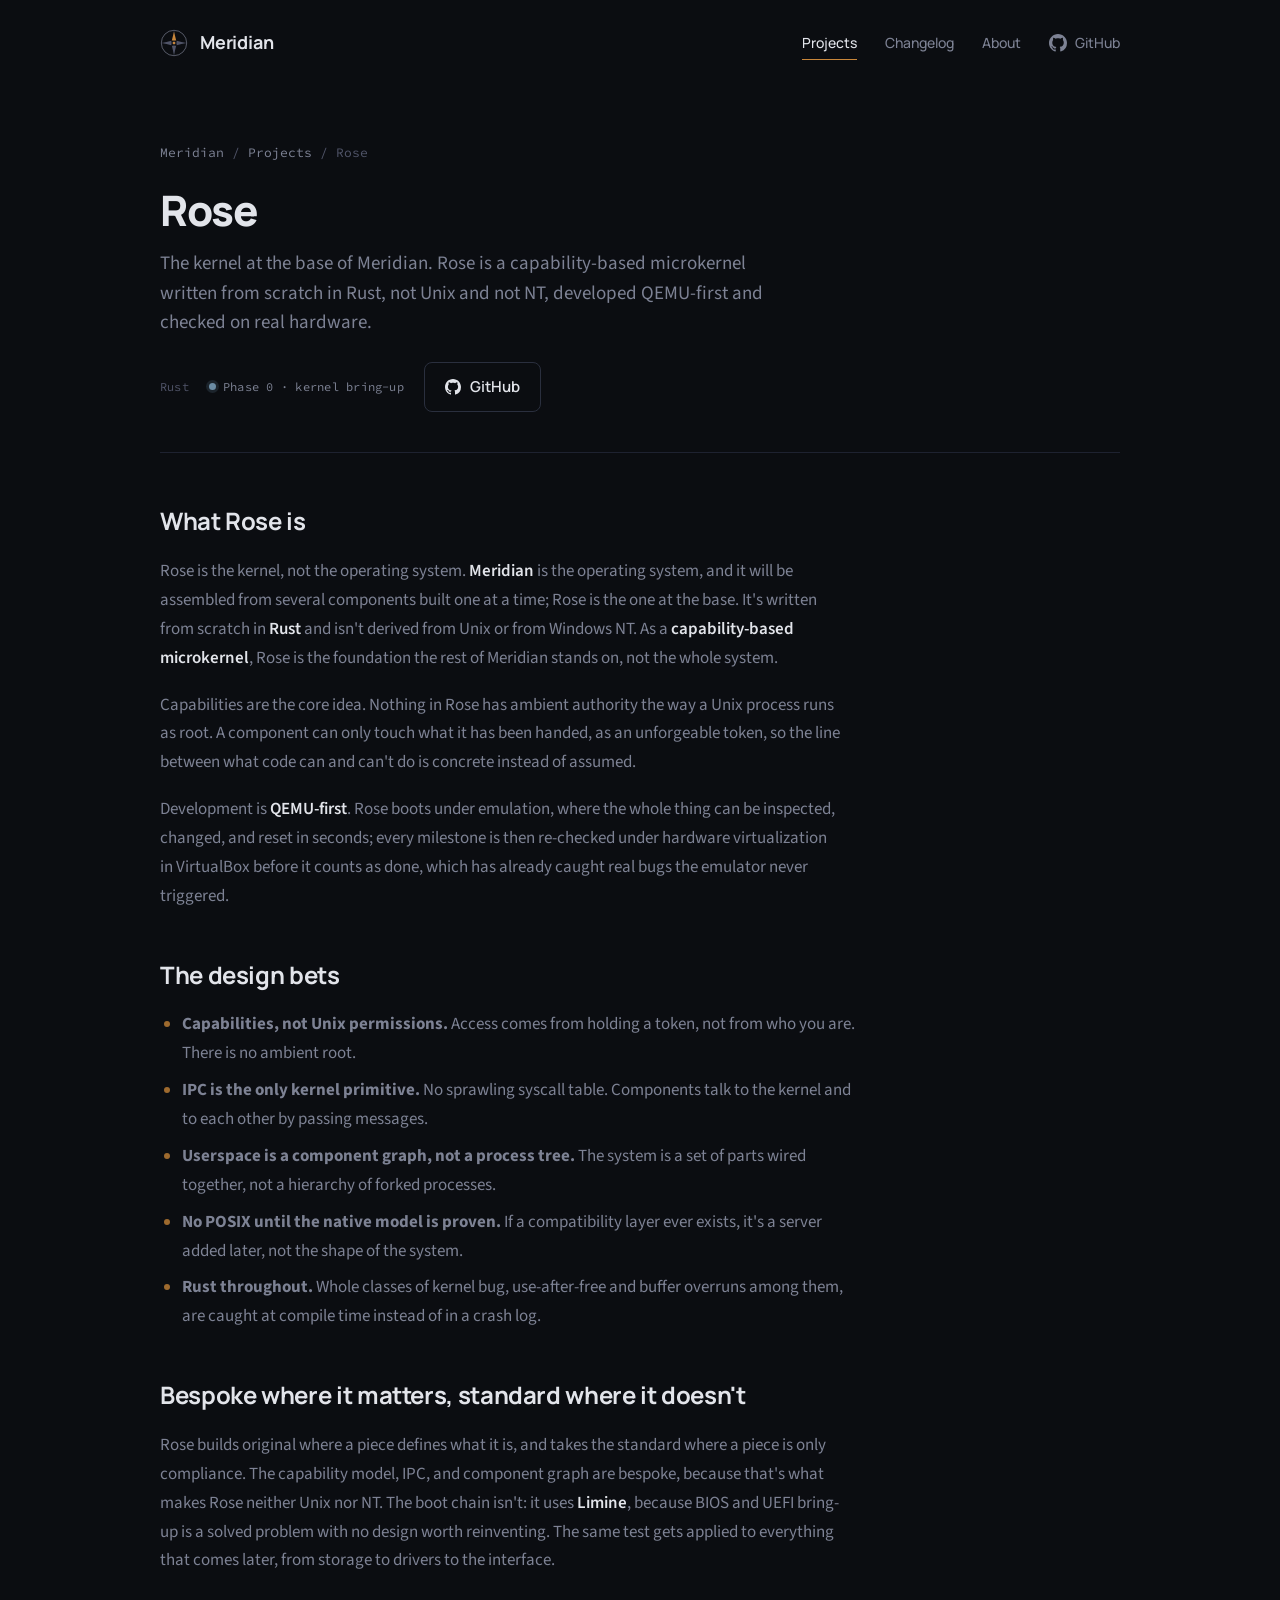
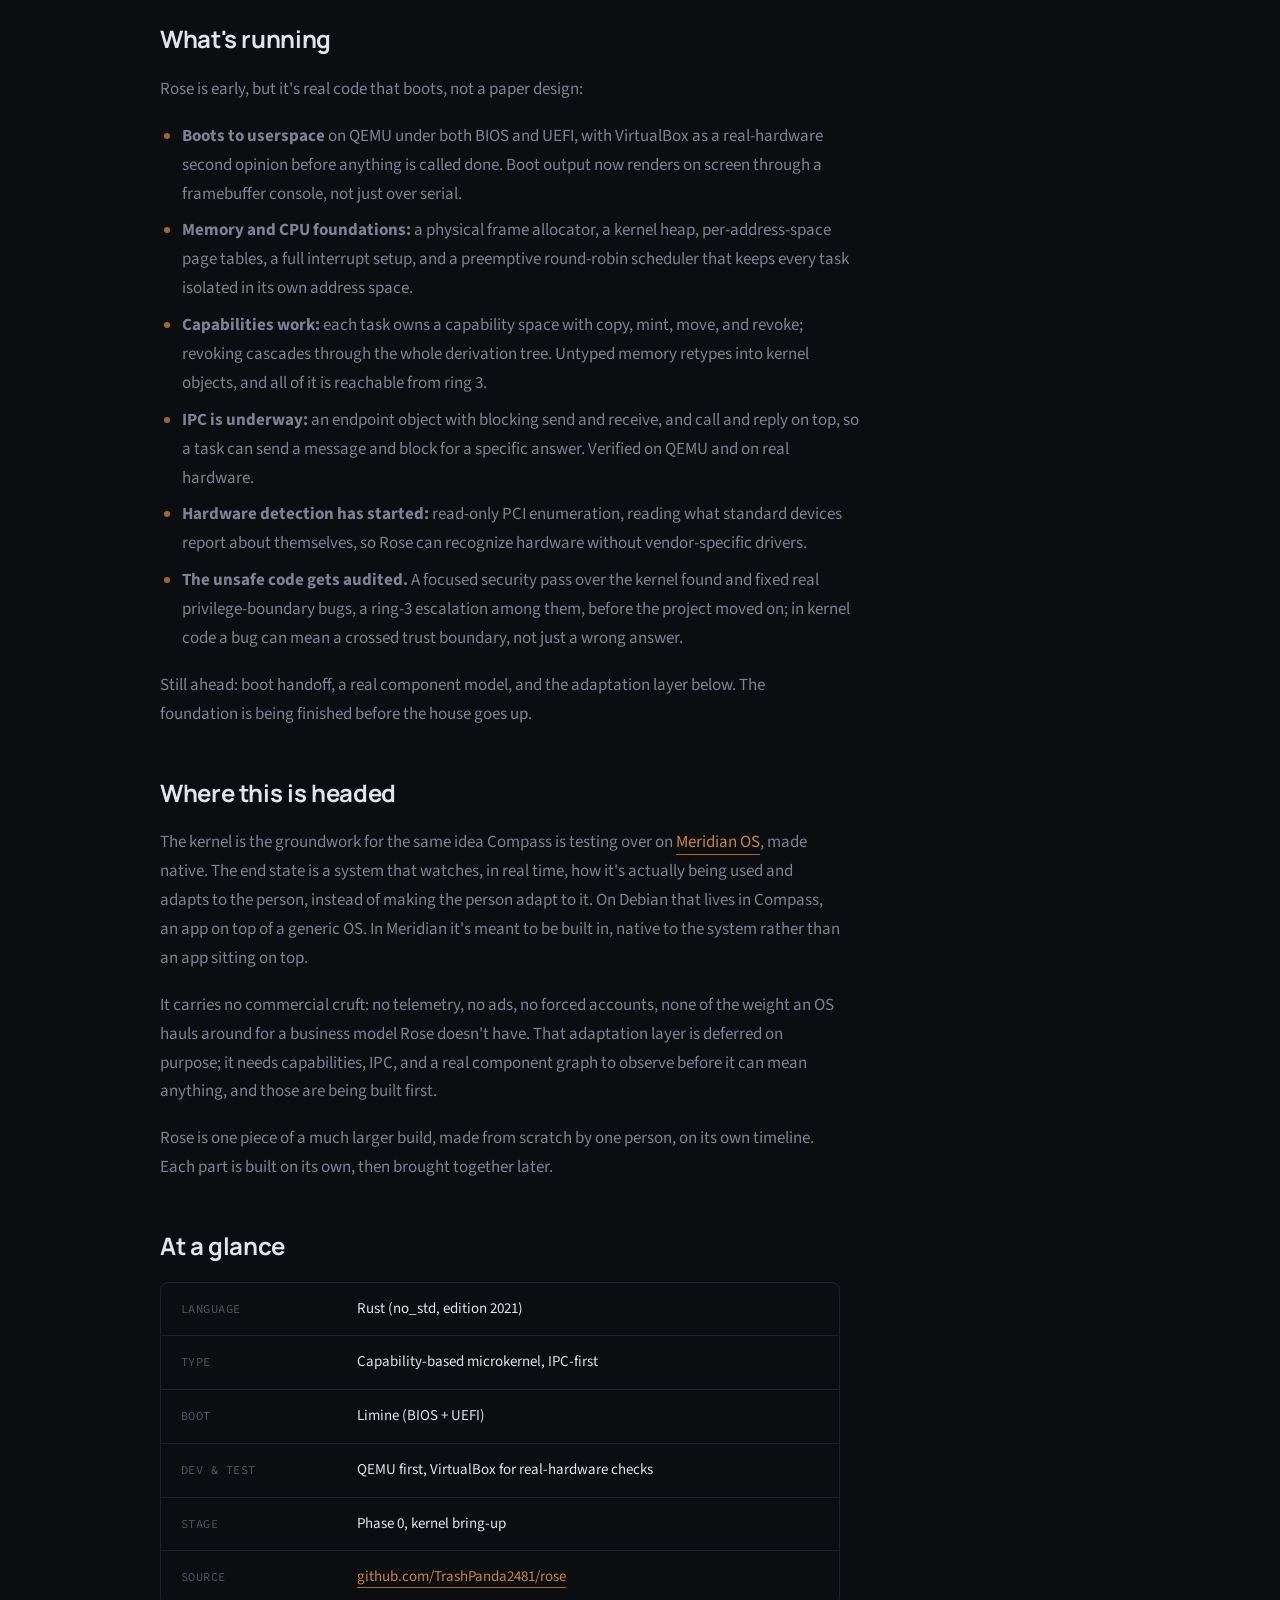
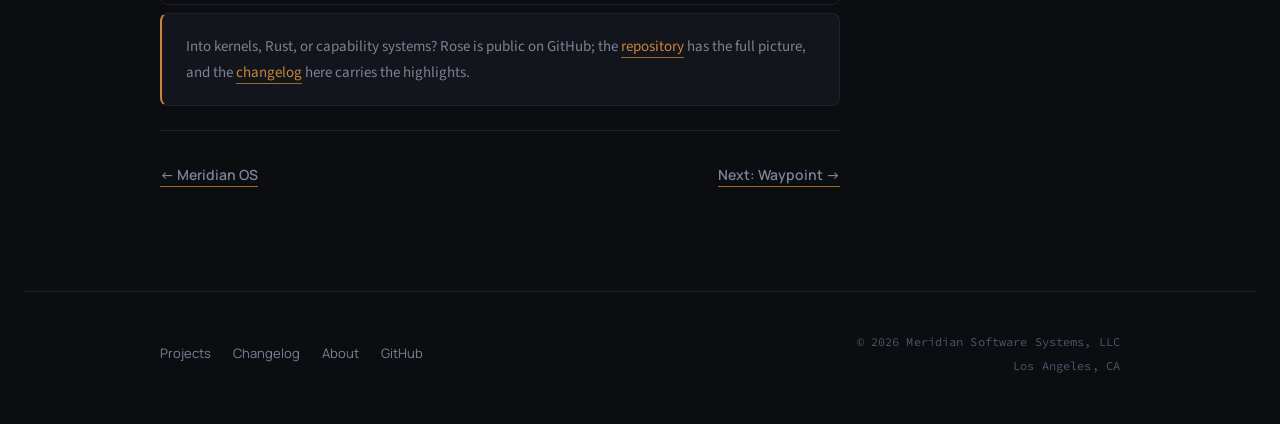
<file: project-rose.html>
<!DOCTYPE html>
<html lang="en">
<head>
  <meta charset="utf-8">
  <meta name="viewport" content="width=device-width, initial-scale=1">
  <title>Rose — Meridian Software Systems</title>
  <meta name="description" content="Rose is a from-scratch, capability-based microkernel written in Rust: the kernel at the base of the larger Meridian project.">
  <meta name="theme-color" content="#0B0D11">
  <meta property="og:type" content="article">
  <meta property="og:site_name" content="Meridian Software Systems">
  <meta property="og:title" content="Rose">
  <meta property="og:description" content="A from-scratch, capability-based microkernel in Rust: the kernel under the larger Meridian project.">
  <meta name="twitter:card" content="summary">
  <link rel="icon" href="assets/favicon.svg" type="image/svg+xml">
  <link rel="stylesheet" href="https://fonts.googleapis.com/css2?family=Manrope:wght@400;500;600;700;800&family=Source+Sans+3:ital,wght@0,400;0,500;0,600;1,400&family=Source+Code+Pro:wght@400;500&display=swap">
  <link rel="stylesheet" href="assets/style.css">
  <script>document.documentElement.className += " js";</script>
</head>
<body>

<a href="#main" class="skip-link">Skip to content</a>

<header>
  <div class="wrap header-inner">
    <a href="index.html" class="logo" aria-label="Meridian — home">
      <svg class="logo-mark" viewBox="0 0 32 32" width="28" height="28" fill="none" aria-hidden="true">
        <circle cx="16" cy="16" r="14.5" stroke="#7D8294" stroke-width="0.75"/>
        <line x1="16" y1="1.5" x2="16" y2="30.5" stroke="#505468" stroke-width="0.5"/>
        <line x1="1.5" y1="16" x2="30.5" y2="16" stroke="#505468" stroke-width="0.5"/>
        <polygon points="16,3 13.5,13 18.5,13" fill="#C8863A"/>
        <polygon points="16,29 13.5,19 18.5,19" fill="#505468"/>
        <polygon points="29,16 19,13.5 19,18.5" fill="#505468"/>
        <polygon points="3,16 13,13.5 13,18.5" fill="#505468"/>
        <circle cx="16" cy="16" r="1.5" fill="#C8863A"/>
      </svg>
      <span class="logo-text">Meridian</span>
    </a>
    <nav class="nav" aria-label="Primary">
      <a href="index.html#projects" class="nav-link" aria-current="page">Projects</a>
      <a href="blog.html" class="nav-link">Changelog</a>
      <a href="index.html#about" class="nav-link">About</a>
      <a href="https://github.com/TrashPanda2481" class="gh-link" target="_blank" rel="noopener">
        <svg viewBox="0 0 16 16" width="18" height="18" fill="currentColor" aria-hidden="true"><path d="M8 0C3.58 0 0 3.58 0 8c0 3.54 2.29 6.53 5.47 7.59.4.07.55-.17.55-.38 0-.19-.01-.82-.01-1.49-2.01.37-2.53-.49-2.69-.94-.09-.23-.48-.94-.82-1.13-.28-.15-.68-.52-.01-.53.63-.01 1.08.58 1.23.82.72 1.21 1.87.87 2.33.66.07-.52.28-.87.51-1.07-1.78-.2-3.64-.89-3.64-3.95 0-.87.31-1.59.82-2.15-.08-.2-.36-1.02.08-2.12 0 0 .67-.21 2.2.82.64-.18 1.32-.27 2-.27.68 0 1.36.09 2 .27 1.53-1.04 2.2-.82 2.2-.82.44 1.1.16 1.92.08 2.12.51.56.82 1.27.82 2.15 0 3.07-1.87 3.75-3.65 3.95.29.25.54.73.54 1.48 0 1.07-.01 1.93-.01 2.2 0 .21.15.46.55.38A8.013 8.013 0 0016 8c0-4.42-3.58-8-8-8z"/></svg>
        GitHub
      </a>
    </nav>
  </div>
</header>

<main class="wrap" id="main">
  <section class="subhero">
    <nav class="crumbs" aria-label="Breadcrumb">
      <a href="index.html">Meridian</a>
      <span class="sep">/</span>
      <a href="index.html#projects">Projects</a>
      <span class="sep">/</span>
      <span>Rose</span>
    </nav>
    <h1>Rose</h1>
    <p class="lead">The kernel at the base of Meridian. Rose is a capability-based microkernel written from scratch in Rust, not Unix and not NT, developed QEMU-first and checked on real hardware.</p>
    <div class="meta-row">
      <span class="proj-tech">Rust</span>
      <span class="status plan"><span class="dot"></span>Phase 0 · kernel bring-up</span>
      <a href="https://github.com/TrashPanda2481/rose" class="btn btn-ghost" target="_blank" rel="noopener">
        <svg viewBox="0 0 16 16" fill="currentColor" aria-hidden="true"><path d="M8 0C3.58 0 0 3.58 0 8c0 3.54 2.29 6.53 5.47 7.59.4.07.55-.17.55-.38 0-.19-.01-.82-.01-1.49-2.01.37-2.53-.49-2.69-.94-.09-.23-.48-.94-.82-1.13-.28-.15-.68-.52-.01-.53.63-.01 1.08.58 1.23.82.72 1.21 1.87.87 2.33.66.07-.52.28-.87.51-1.07-1.78-.2-3.64-.89-3.64-3.95 0-.87.31-1.59.82-2.15-.08-.2-.36-1.02.08-2.12 0 0 .67-.21 2.2.82.64-.18 1.32-.27 2-.27.68 0 1.36.09 2 .27 1.53-1.04 2.2-.82 2.2-.82.44 1.1.16 1.92.08 2.12.51.56.82 1.27.82 2.15 0 3.07-1.87 3.75-3.65 3.95.29.25.54.73.54 1.48 0 1.07-.01 1.93-.01 2.2 0 .21.15.46.55.38A8.013 8.013 0 0016 8c0-4.42-3.58-8-8-8z"/></svg>
        GitHub
      </a>
    </div>
  </section>

  <article class="prose">
    <h2>What Rose is</h2>
    <p>Rose is the kernel, not the operating system. <strong>Meridian</strong> is the operating system, and it will be assembled from several components built one at a time; Rose is the one at the base. It's written from scratch in <strong>Rust</strong> and isn't derived from Unix or from Windows NT. As a <strong>capability-based microkernel</strong>, Rose is the foundation the rest of Meridian stands on, not the whole system.</p>
    <p>Capabilities are the core idea. Nothing in Rose has ambient authority the way a Unix process runs as root. A component can only touch what it has been handed, as an unforgeable token, so the line between what code can and can't do is concrete instead of assumed.</p>
    <p>Development is <strong>QEMU-first</strong>. Rose boots under emulation, where the whole thing can be inspected, changed, and reset in seconds; every milestone is then re-checked under hardware virtualization in VirtualBox before it counts as done, which has already caught real bugs the emulator never triggered.</p>

    <h2>The design bets</h2>
    <ul>
      <li><strong>Capabilities, not Unix permissions.</strong> Access comes from holding a token, not from who you are. There is no ambient root.</li>
      <li><strong>IPC is the only kernel primitive.</strong> No sprawling syscall table. Components talk to the kernel and to each other by passing messages.</li>
      <li><strong>Userspace is a component graph, not a process tree.</strong> The system is a set of parts wired together, not a hierarchy of forked processes.</li>
      <li><strong>No POSIX until the native model is proven.</strong> If a compatibility layer ever exists, it's a server added later, not the shape of the system.</li>
      <li><strong>Rust throughout.</strong> Whole classes of kernel bug, use-after-free and buffer overruns among them, are caught at compile time instead of in a crash log.</li>
    </ul>

    <h2>Bespoke where it matters, standard where it doesn't</h2>
    <p>Rose builds original where a piece defines what it is, and takes the standard where a piece is only compliance. The capability model, IPC, and component graph are bespoke, because that's what makes Rose neither Unix nor NT. The boot chain isn't: it uses <strong>Limine</strong>, because BIOS and UEFI bring-up is a solved problem with no design worth reinventing. The same test gets applied to everything that comes later, from storage to drivers to the interface.</p>

    <h2>What's running</h2>
    <p>Rose is early, but it's real code that boots, not a paper design:</p>
    <ul>
      <li><strong>Boots to userspace</strong> on QEMU under both BIOS and UEFI, with VirtualBox as a real-hardware second opinion before anything is called done. Boot output now renders on screen through a framebuffer console, not just over serial.</li>
      <li><strong>Memory and CPU foundations:</strong> a physical frame allocator, a kernel heap, per-address-space page tables, a full interrupt setup, and a preemptive round-robin scheduler that keeps every task isolated in its own address space.</li>
      <li><strong>Capabilities work:</strong> each task owns a capability space with copy, mint, move, and revoke; revoking cascades through the whole derivation tree. Untyped memory retypes into kernel objects, and all of it is reachable from ring 3.</li>
      <li><strong>IPC is underway:</strong> an endpoint object with blocking send and receive, and call and reply on top, so a task can send a message and block for a specific answer. Verified on QEMU and on real hardware.</li>
      <li><strong>Hardware detection has started:</strong> read-only PCI enumeration, reading what standard devices report about themselves, so Rose can recognize hardware without vendor-specific drivers.</li>
      <li><strong>The unsafe code gets audited.</strong> A focused security pass over the kernel found and fixed real privilege-boundary bugs, a ring-3 escalation among them, before the project moved on; in kernel code a bug can mean a crossed trust boundary, not just a wrong answer.</li>
    </ul>
    <p>Still ahead: boot handoff, a real component model, and the adaptation layer below. The foundation is being finished before the house goes up.</p>

    <h2>Where this is headed</h2>
    <p>The kernel is the groundwork for the same idea Compass is testing over on <a href="project-meridian-os.html">Meridian OS</a>, made native. The end state is a system that watches, in real time, how it's actually being used and adapts to the person, instead of making the person adapt to it. On Debian that lives in Compass, an app on top of a generic OS. In Meridian it's meant to be built in, native to the system rather than an app sitting on top.</p>
    <p>It carries no commercial cruft: no telemetry, no ads, no forced accounts, none of the weight an OS hauls around for a business model Rose doesn't have. That adaptation layer is deferred on purpose; it needs capabilities, IPC, and a real component graph to observe before it can mean anything, and those are being built first.</p>
    <p>Rose is one piece of a much larger build, made from scratch by one person, on its own timeline. Each part is built on its own, then brought together later.</p>

    <h2>At a glance</h2>
    <dl class="spec">
      <div class="spec-row"><dt>Language</dt><dd>Rust (no_std, edition 2021)</dd></div>
      <div class="spec-row"><dt>Type</dt><dd>Capability-based microkernel, IPC-first</dd></div>
      <div class="spec-row"><dt>Boot</dt><dd>Limine (BIOS + UEFI)</dd></div>
      <div class="spec-row"><dt>Dev &amp; test</dt><dd>QEMU first, VirtualBox for real-hardware checks</dd></div>
      <div class="spec-row"><dt>Stage</dt><dd>Phase 0, kernel bring-up</dd></div>
      <div class="spec-row"><dt>Source</dt><dd><a href="https://github.com/TrashPanda2481/rose" target="_blank" rel="noopener">github.com/TrashPanda2481/rose</a></dd></div>
    </dl>

    <div class="callout">
      <p>Into kernels, Rust, or capability systems? Rose is public on GitHub; the <a href="https://github.com/TrashPanda2481/rose" target="_blank" rel="noopener">repository</a> has the full picture, and the <a href="blog.html">changelog</a> here carries the highlights.</p>
    </div>

    <div class="post-nav">
      <a href="project-meridian-os.html">← Meridian OS</a>
      <a href="project-waypoint.html">Next: Waypoint →</a>
    </div>
  </article>
</main>

<footer>
  <div class="wrap footer-inner">
    <nav class="footer-nav" aria-label="Footer">
      <a href="index.html#projects">Projects</a>
      <a href="blog.html">Changelog</a>
      <a href="index.html#about">About</a>
      <a href="https://github.com/TrashPanda2481" target="_blank" rel="noopener">GitHub</a>
    </nav>
    <div class="footer-meta">
      <span class="footer-copy">© 2026 Meridian Software Systems, LLC</span>
      <span class="footer-loc">Los Angeles, CA</span>
    </div>
  </div>
</footer>

<script src="assets/site.js" defer></script>
</body>
</html>
</file>
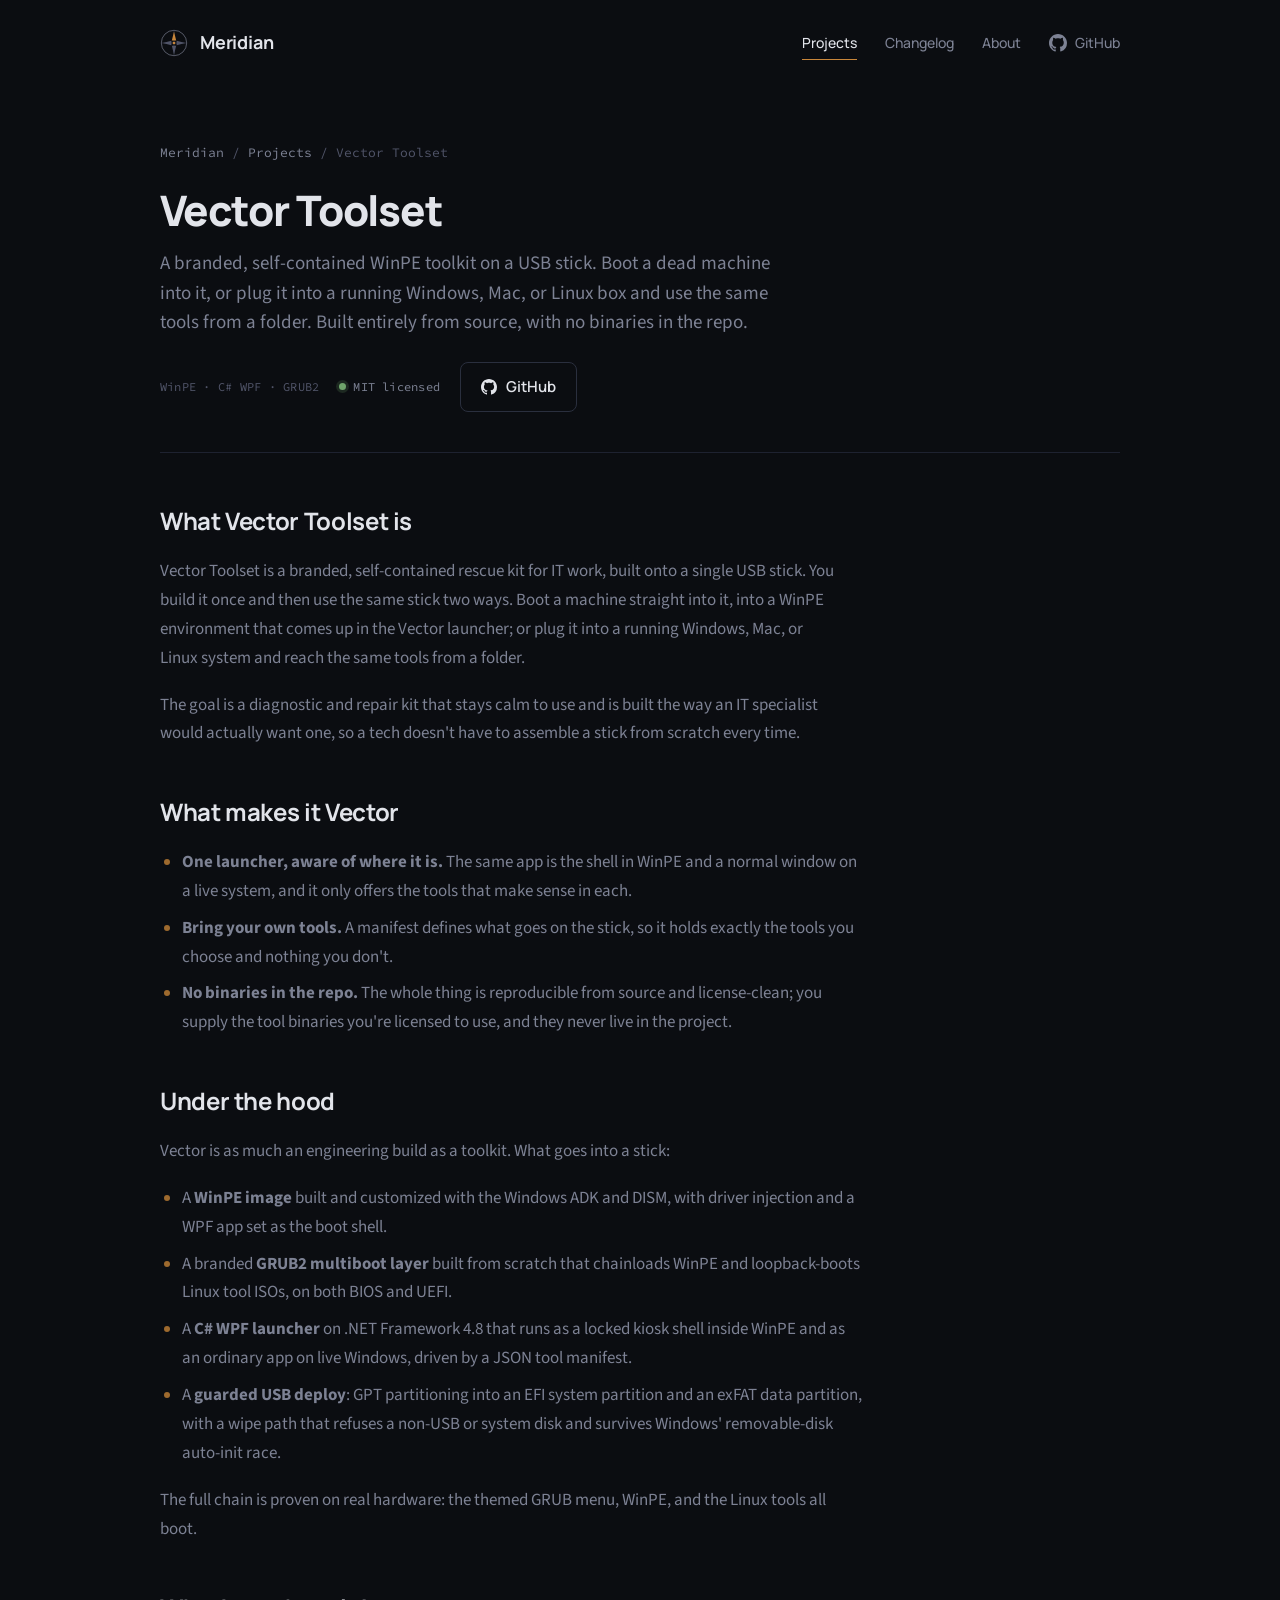
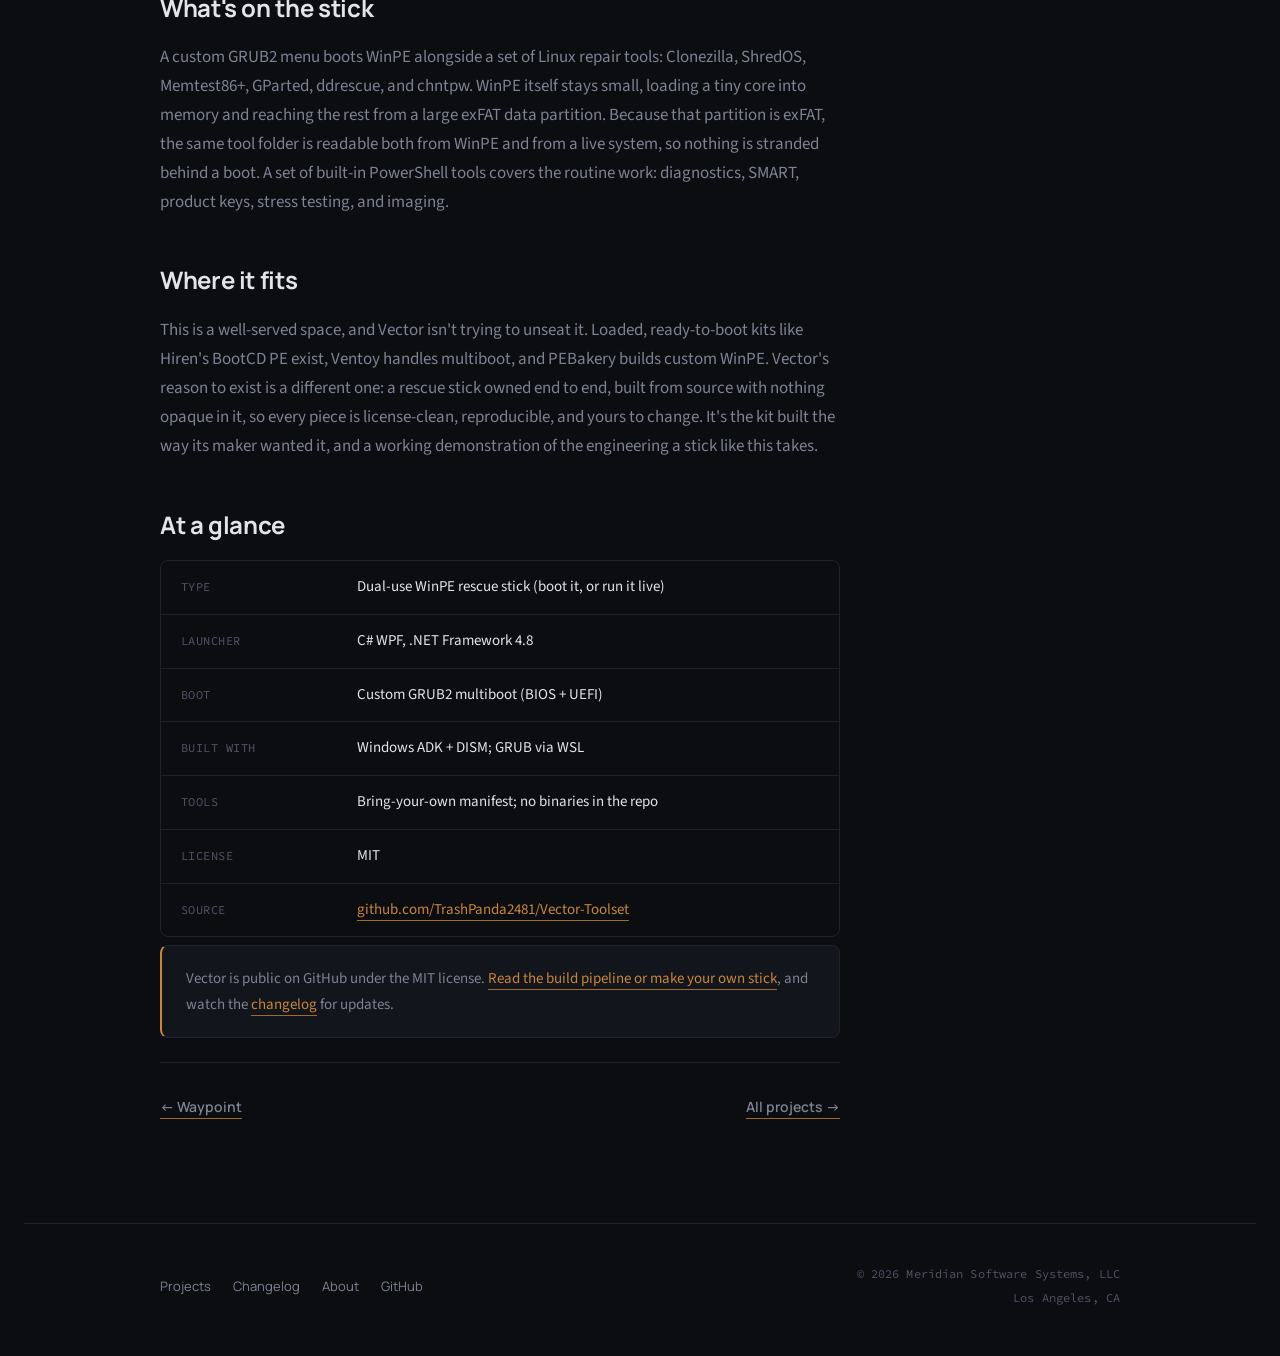
<file: project-vector-toolset.html>
<!DOCTYPE html>
<html lang="en">
<head>
  <meta charset="utf-8">
  <meta name="viewport" content="width=device-width, initial-scale=1">
  <title>Vector Toolset — Meridian Software Systems</title>
  <meta name="description" content="Vector Toolset is a branded, self-contained WinPE rescue toolkit on a USB stick: boot a dead machine or run the tools from a live system. Built from source, MIT.">
  <meta name="theme-color" content="#0B0D11">
  <meta property="og:type" content="article">
  <meta property="og:site_name" content="Meridian Software Systems">
  <meta property="og:title" content="Vector Toolset">
  <meta property="og:description" content="A branded, self-contained WinPE rescue toolkit on a USB stick, built from source. MIT.">
  <meta name="twitter:card" content="summary">
  <link rel="icon" href="assets/favicon.svg" type="image/svg+xml">
  <link rel="stylesheet" href="https://fonts.googleapis.com/css2?family=Manrope:wght@400;500;600;700;800&family=Source+Sans+3:ital,wght@0,400;0,500;0,600;1,400&family=Source+Code+Pro:wght@400;500&display=swap">
  <link rel="stylesheet" href="assets/style.css">
  <script>document.documentElement.className += " js";</script>
</head>
<body>

<a href="#main" class="skip-link">Skip to content</a>

<header>
  <div class="wrap header-inner">
    <a href="index.html" class="logo" aria-label="Meridian — home">
      <svg class="logo-mark" viewBox="0 0 32 32" width="28" height="28" fill="none" aria-hidden="true">
        <circle cx="16" cy="16" r="14.5" stroke="#7D8294" stroke-width="0.75"/>
        <line x1="16" y1="1.5" x2="16" y2="30.5" stroke="#505468" stroke-width="0.5"/>
        <line x1="1.5" y1="16" x2="30.5" y2="16" stroke="#505468" stroke-width="0.5"/>
        <polygon points="16,3 13.5,13 18.5,13" fill="#C8863A"/>
        <polygon points="16,29 13.5,19 18.5,19" fill="#505468"/>
        <polygon points="29,16 19,13.5 19,18.5" fill="#505468"/>
        <polygon points="3,16 13,13.5 13,18.5" fill="#505468"/>
        <circle cx="16" cy="16" r="1.5" fill="#C8863A"/>
      </svg>
      <span class="logo-text">Meridian</span>
    </a>
    <nav class="nav" aria-label="Primary">
      <a href="index.html#projects" class="nav-link" aria-current="page">Projects</a>
      <a href="blog.html" class="nav-link">Changelog</a>
      <a href="index.html#about" class="nav-link">About</a>
      <a href="https://github.com/TrashPanda2481" class="gh-link" target="_blank" rel="noopener">
        <svg viewBox="0 0 16 16" width="18" height="18" fill="currentColor" aria-hidden="true"><path d="M8 0C3.58 0 0 3.58 0 8c0 3.54 2.29 6.53 5.47 7.59.4.07.55-.17.55-.38 0-.19-.01-.82-.01-1.49-2.01.37-2.53-.49-2.69-.94-.09-.23-.48-.94-.82-1.13-.28-.15-.68-.52-.01-.53.63-.01 1.08.58 1.23.82.72 1.21 1.87.87 2.33.66.07-.52.28-.87.51-1.07-1.78-.2-3.64-.89-3.64-3.95 0-.87.31-1.59.82-2.15-.08-.2-.36-1.02.08-2.12 0 0 .67-.21 2.2.82.64-.18 1.32-.27 2-.27.68 0 1.36.09 2 .27 1.53-1.04 2.2-.82 2.2-.82.44 1.1.16 1.92.08 2.12.51.56.82 1.27.82 2.15 0 3.07-1.87 3.75-3.65 3.95.29.25.54.73.54 1.48 0 1.07-.01 1.93-.01 2.2 0 .21.15.46.55.38A8.013 8.013 0 0016 8c0-4.42-3.58-8-8-8z"/></svg>
        GitHub
      </a>
    </nav>
  </div>
</header>

<main class="wrap" id="main">
  <section class="subhero">
    <nav class="crumbs" aria-label="Breadcrumb">
      <a href="index.html">Meridian</a>
      <span class="sep">/</span>
      <a href="index.html#projects">Projects</a>
      <span class="sep">/</span>
      <span>Vector Toolset</span>
    </nav>
    <h1>Vector Toolset</h1>
    <p class="lead">A branded, self-contained WinPE toolkit on a USB stick. Boot a dead machine into it, or plug it into a running Windows, Mac, or Linux box and use the same tools from a folder. Built entirely from source, with no binaries in the repo.</p>
    <div class="meta-row">
      <span class="proj-tech">WinPE · C# WPF · GRUB2</span>
      <span class="status live"><span class="dot"></span>MIT licensed</span>
      <a href="https://github.com/TrashPanda2481/Vector-Toolset" class="btn btn-ghost" target="_blank" rel="noopener">
        <svg viewBox="0 0 16 16" fill="currentColor" aria-hidden="true"><path d="M8 0C3.58 0 0 3.58 0 8c0 3.54 2.29 6.53 5.47 7.59.4.07.55-.17.55-.38 0-.19-.01-.82-.01-1.49-2.01.37-2.53-.49-2.69-.94-.09-.23-.48-.94-.82-1.13-.28-.15-.68-.52-.01-.53.63-.01 1.08.58 1.23.82.72 1.21 1.87.87 2.33.66.07-.52.28-.87.51-1.07-1.78-.2-3.64-.89-3.64-3.95 0-.87.31-1.59.82-2.15-.08-.2-.36-1.02.08-2.12 0 0 .67-.21 2.2.82.64-.18 1.32-.27 2-.27.68 0 1.36.09 2 .27 1.53-1.04 2.2-.82 2.2-.82.44 1.1.16 1.92.08 2.12.51.56.82 1.27.82 2.15 0 3.07-1.87 3.75-3.65 3.95.29.25.54.73.54 1.48 0 1.07-.01 1.93-.01 2.2 0 .21.15.46.55.38A8.013 8.013 0 0016 8c0-4.42-3.58-8-8-8z"/></svg>
        GitHub
      </a>
    </div>
  </section>

  <article class="prose">
    <h2>What Vector Toolset is</h2>
    <p>Vector Toolset is a branded, self-contained rescue kit for IT work, built onto a single USB stick. You build it once and then use the same stick two ways. Boot a machine straight into it, into a WinPE environment that comes up in the Vector launcher; or plug it into a running Windows, Mac, or Linux system and reach the same tools from a folder.</p>
    <p>The goal is a diagnostic and repair kit that stays calm to use and is built the way an IT specialist would actually want one, so a tech doesn't have to assemble a stick from scratch every time.</p>

    <h2>What makes it Vector</h2>
    <ul>
      <li><strong>One launcher, aware of where it is.</strong> The same app is the shell in WinPE and a normal window on a live system, and it only offers the tools that make sense in each.</li>
      <li><strong>Bring your own tools.</strong> A manifest defines what goes on the stick, so it holds exactly the tools you choose and nothing you don't.</li>
      <li><strong>No binaries in the repo.</strong> The whole thing is reproducible from source and license-clean; you supply the tool binaries you're licensed to use, and they never live in the project.</li>
    </ul>

    <h2>Under the hood</h2>
    <p>Vector is as much an engineering build as a toolkit. What goes into a stick:</p>
    <ul>
      <li>A <strong>WinPE image</strong> built and customized with the Windows ADK and DISM, with driver injection and a WPF app set as the boot shell.</li>
      <li>A branded <strong>GRUB2 multiboot layer</strong> built from scratch that chainloads WinPE and loopback-boots Linux tool ISOs, on both BIOS and UEFI.</li>
      <li>A <strong>C# WPF launcher</strong> on .NET Framework 4.8 that runs as a locked kiosk shell inside WinPE and as an ordinary app on live Windows, driven by a JSON tool manifest.</li>
      <li>A <strong>guarded USB deploy</strong>: GPT partitioning into an EFI system partition and an exFAT data partition, with a wipe path that refuses a non-USB or system disk and survives Windows' removable-disk auto-init race.</li>
    </ul>
    <p>The full chain is proven on real hardware: the themed GRUB menu, WinPE, and the Linux tools all boot.</p>

    <h2>What's on the stick</h2>
    <p>A custom GRUB2 menu boots WinPE alongside a set of Linux repair tools: Clonezilla, ShredOS, Memtest86+, GParted, ddrescue, and chntpw. WinPE itself stays small, loading a tiny core into memory and reaching the rest from a large exFAT data partition. Because that partition is exFAT, the same tool folder is readable both from WinPE and from a live system, so nothing is stranded behind a boot. A set of built-in PowerShell tools covers the routine work: diagnostics, SMART, product keys, stress testing, and imaging.</p>

    <h2>Where it fits</h2>
    <p>This is a well-served space, and Vector isn't trying to unseat it. Loaded, ready-to-boot kits like Hiren's BootCD PE exist, Ventoy handles multiboot, and PEBakery builds custom WinPE. Vector's reason to exist is a different one: a rescue stick owned end to end, built from source with nothing opaque in it, so every piece is license-clean, reproducible, and yours to change. It's the kit built the way its maker wanted it, and a working demonstration of the engineering a stick like this takes.</p>

    <h2>At a glance</h2>
    <dl class="spec">
      <div class="spec-row"><dt>Type</dt><dd>Dual-use WinPE rescue stick (boot it, or run it live)</dd></div>
      <div class="spec-row"><dt>Launcher</dt><dd>C# WPF, .NET Framework 4.8</dd></div>
      <div class="spec-row"><dt>Boot</dt><dd>Custom GRUB2 multiboot (BIOS + UEFI)</dd></div>
      <div class="spec-row"><dt>Built with</dt><dd>Windows ADK + DISM; GRUB via WSL</dd></div>
      <div class="spec-row"><dt>Tools</dt><dd>Bring-your-own manifest; no binaries in the repo</dd></div>
      <div class="spec-row"><dt>License</dt><dd>MIT</dd></div>
      <div class="spec-row"><dt>Source</dt><dd><a href="https://github.com/TrashPanda2481/Vector-Toolset" target="_blank" rel="noopener">github.com/TrashPanda2481/Vector-Toolset</a></dd></div>
    </dl>

    <div class="callout">
      <p>Vector is public on GitHub under the MIT license. <a href="https://github.com/TrashPanda2481/Vector-Toolset" target="_blank" rel="noopener">Read the build pipeline or make your own stick</a>, and watch the <a href="blog.html">changelog</a> for updates.</p>
    </div>

    <div class="post-nav">
      <a href="project-waypoint.html">← Waypoint</a>
      <a href="index.html#projects">All projects →</a>
    </div>
  </article>
</main>

<footer>
  <div class="wrap footer-inner">
    <nav class="footer-nav" aria-label="Footer">
      <a href="index.html#projects">Projects</a>
      <a href="blog.html">Changelog</a>
      <a href="index.html#about">About</a>
      <a href="https://github.com/TrashPanda2481" target="_blank" rel="noopener">GitHub</a>
    </nav>
    <div class="footer-meta">
      <span class="footer-copy">© 2026 Meridian Software Systems, LLC</span>
      <span class="footer-loc">Los Angeles, CA</span>
    </div>
  </div>
</footer>

<script src="assets/site.js" defer></script>
</body>
</html>
</file>
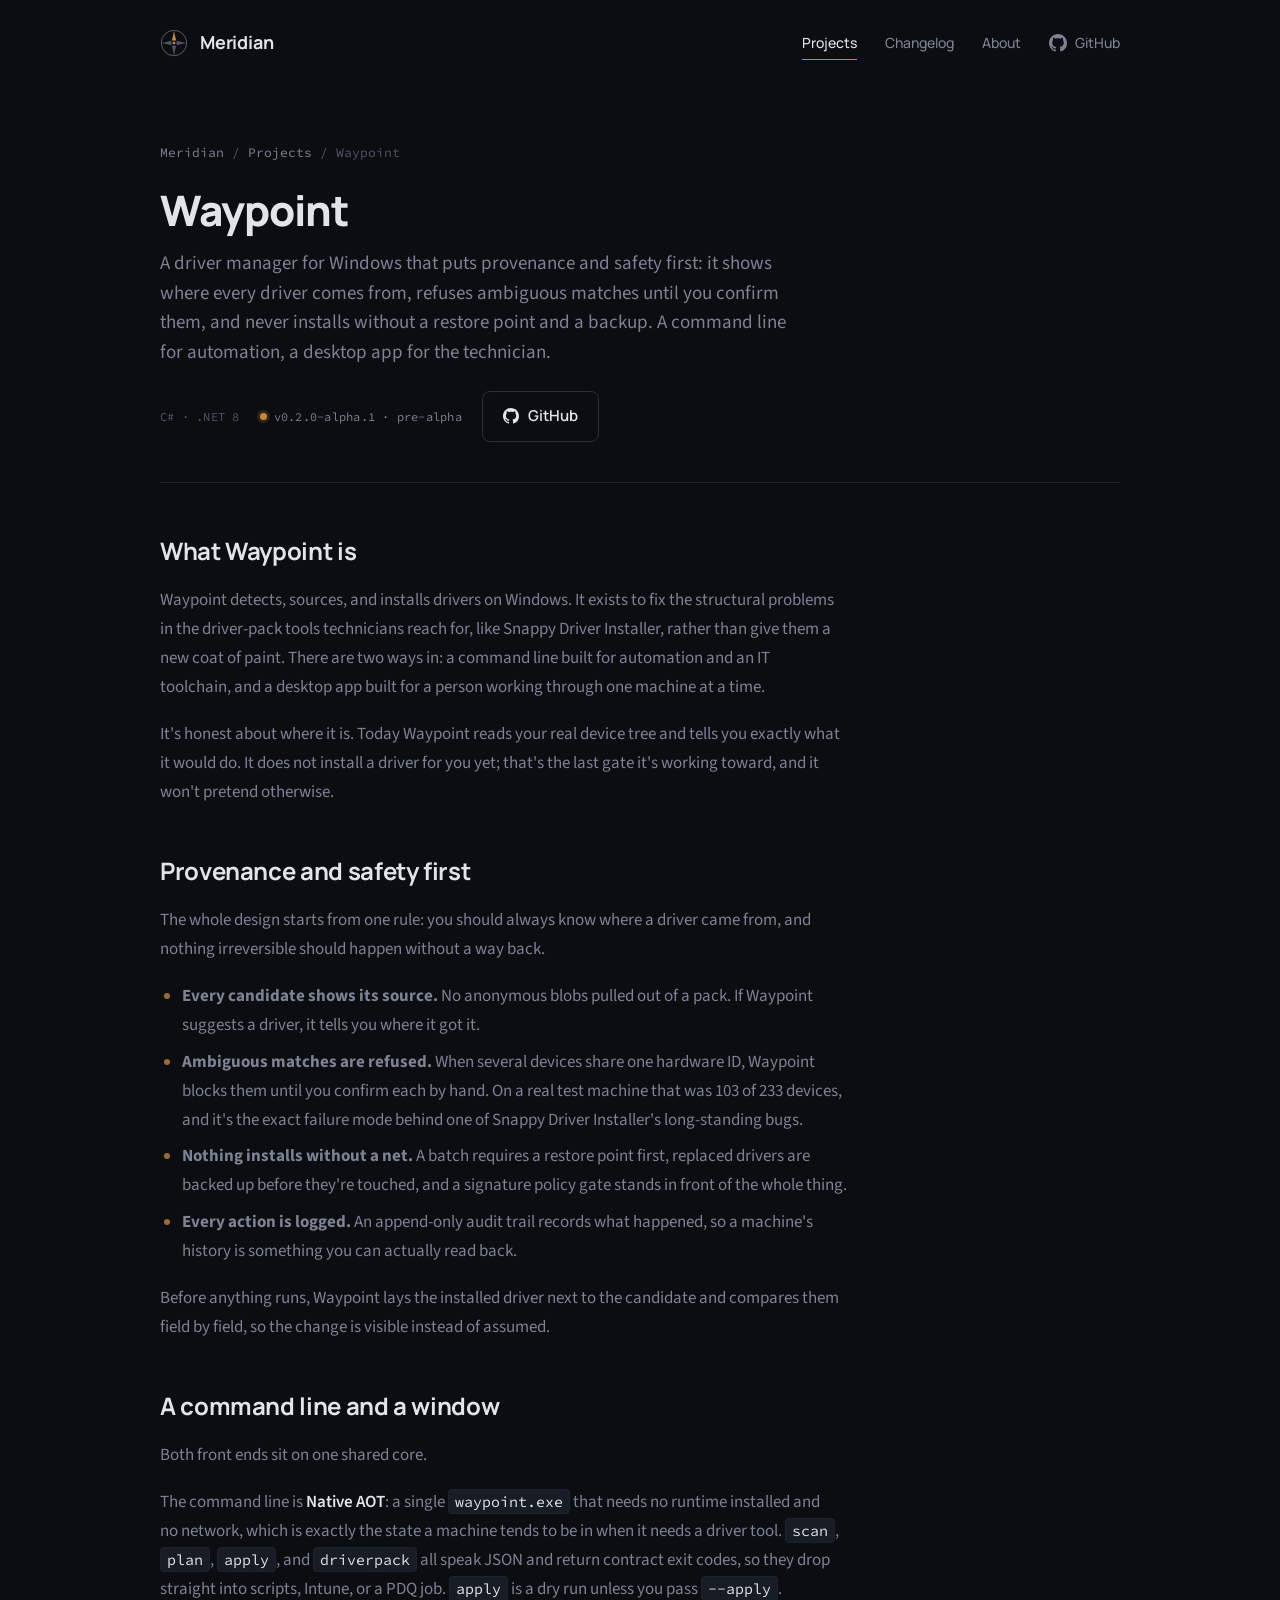
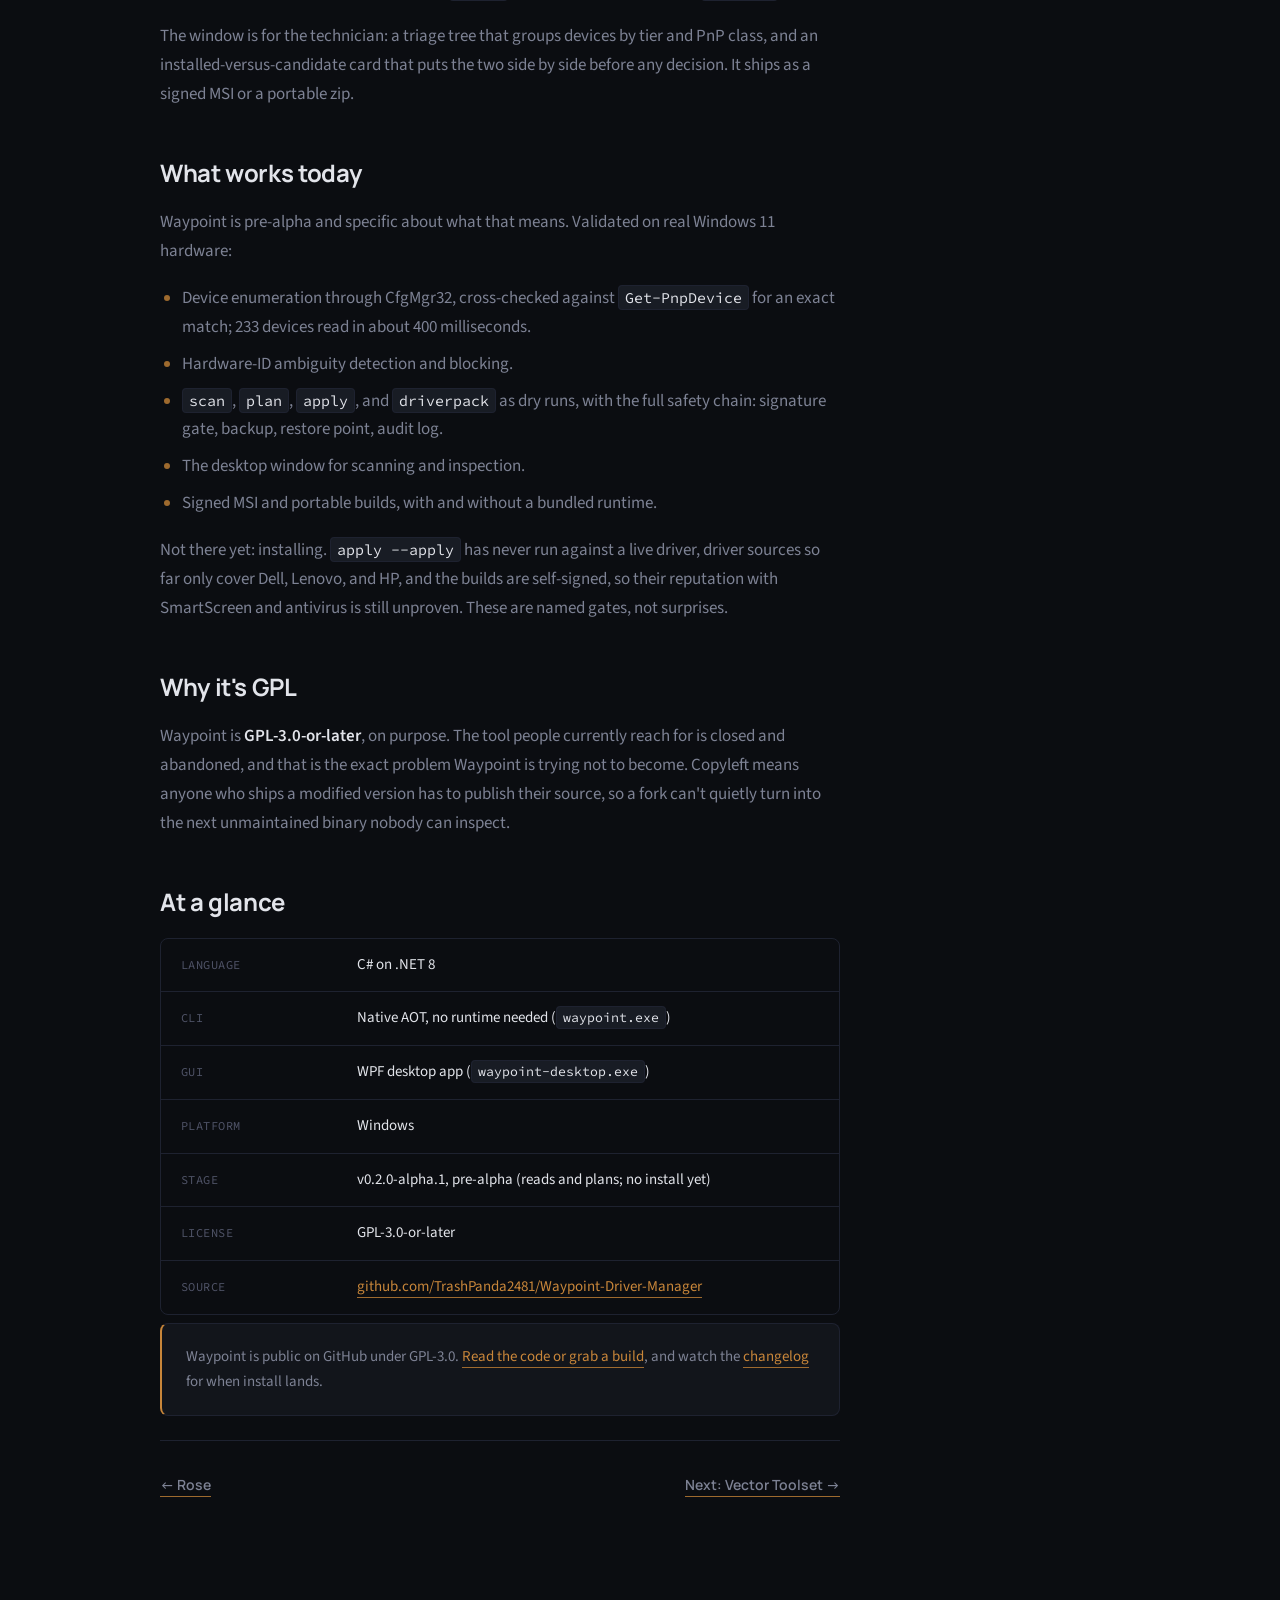
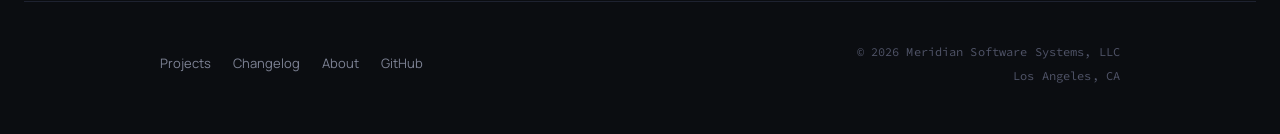
<file: project-waypoint.html>
<!DOCTYPE html>
<html lang="en">
<head>
  <meta charset="utf-8">
  <meta name="viewport" content="width=device-width, initial-scale=1">
  <title>Waypoint — Meridian Software Systems</title>
  <meta name="description" content="Waypoint is a provenance-first driver manager for Windows: it shows where every driver comes from and never installs without a restore point and a backup. Native AOT CLI plus a WPF app, GPL-3.0.">
  <meta name="theme-color" content="#0B0D11">
  <meta property="og:type" content="article">
  <meta property="og:site_name" content="Meridian Software Systems">
  <meta property="og:title" content="Waypoint">
  <meta property="og:description" content="A provenance-first driver manager for Windows. Native AOT CLI and a WPF app, GPL-3.0.">
  <meta name="twitter:card" content="summary">
  <link rel="icon" href="assets/favicon.svg" type="image/svg+xml">
  <link rel="stylesheet" href="https://fonts.googleapis.com/css2?family=Manrope:wght@400;500;600;700;800&family=Source+Sans+3:ital,wght@0,400;0,500;0,600;1,400&family=Source+Code+Pro:wght@400;500&display=swap">
  <link rel="stylesheet" href="assets/style.css">
  <script>document.documentElement.className += " js";</script>
</head>
<body>

<a href="#main" class="skip-link">Skip to content</a>

<header>
  <div class="wrap header-inner">
    <a href="index.html" class="logo" aria-label="Meridian — home">
      <svg class="logo-mark" viewBox="0 0 32 32" width="28" height="28" fill="none" aria-hidden="true">
        <circle cx="16" cy="16" r="14.5" stroke="#7D8294" stroke-width="0.75"/>
        <line x1="16" y1="1.5" x2="16" y2="30.5" stroke="#505468" stroke-width="0.5"/>
        <line x1="1.5" y1="16" x2="30.5" y2="16" stroke="#505468" stroke-width="0.5"/>
        <polygon points="16,3 13.5,13 18.5,13" fill="#C8863A"/>
        <polygon points="16,29 13.5,19 18.5,19" fill="#505468"/>
        <polygon points="29,16 19,13.5 19,18.5" fill="#505468"/>
        <polygon points="3,16 13,13.5 13,18.5" fill="#505468"/>
        <circle cx="16" cy="16" r="1.5" fill="#C8863A"/>
      </svg>
      <span class="logo-text">Meridian</span>
    </a>
    <nav class="nav" aria-label="Primary">
      <a href="index.html#projects" class="nav-link" aria-current="page">Projects</a>
      <a href="blog.html" class="nav-link">Changelog</a>
      <a href="index.html#about" class="nav-link">About</a>
      <a href="https://github.com/TrashPanda2481" class="gh-link" target="_blank" rel="noopener">
        <svg viewBox="0 0 16 16" width="18" height="18" fill="currentColor" aria-hidden="true"><path d="M8 0C3.58 0 0 3.58 0 8c0 3.54 2.29 6.53 5.47 7.59.4.07.55-.17.55-.38 0-.19-.01-.82-.01-1.49-2.01.37-2.53-.49-2.69-.94-.09-.23-.48-.94-.82-1.13-.28-.15-.68-.52-.01-.53.63-.01 1.08.58 1.23.82.72 1.21 1.87.87 2.33.66.07-.52.28-.87.51-1.07-1.78-.2-3.64-.89-3.64-3.95 0-.87.31-1.59.82-2.15-.08-.2-.36-1.02.08-2.12 0 0 .67-.21 2.2.82.64-.18 1.32-.27 2-.27.68 0 1.36.09 2 .27 1.53-1.04 2.2-.82 2.2-.82.44 1.1.16 1.92.08 2.12.51.56.82 1.27.82 2.15 0 3.07-1.87 3.75-3.65 3.95.29.25.54.73.54 1.48 0 1.07-.01 1.93-.01 2.2 0 .21.15.46.55.38A8.013 8.013 0 0016 8c0-4.42-3.58-8-8-8z"/></svg>
        GitHub
      </a>
    </nav>
  </div>
</header>

<main class="wrap" id="main">
  <section class="subhero">
    <nav class="crumbs" aria-label="Breadcrumb">
      <a href="index.html">Meridian</a>
      <span class="sep">/</span>
      <a href="index.html#projects">Projects</a>
      <span class="sep">/</span>
      <span>Waypoint</span>
    </nav>
    <h1>Waypoint</h1>
    <p class="lead">A driver manager for Windows that puts provenance and safety first: it shows where every driver comes from, refuses ambiguous matches until you confirm them, and never installs without a restore point and a backup. A command line for automation, a desktop app for the technician.</p>
    <div class="meta-row">
      <span class="proj-tech">C# · .NET 8</span>
      <span class="status"><span class="dot"></span>v0.2.0-alpha.1 · pre-alpha</span>
      <a href="https://github.com/TrashPanda2481/Waypoint-Driver-Manager" class="btn btn-ghost" target="_blank" rel="noopener">
        <svg viewBox="0 0 16 16" fill="currentColor" aria-hidden="true"><path d="M8 0C3.58 0 0 3.58 0 8c0 3.54 2.29 6.53 5.47 7.59.4.07.55-.17.55-.38 0-.19-.01-.82-.01-1.49-2.01.37-2.53-.49-2.69-.94-.09-.23-.48-.94-.82-1.13-.28-.15-.68-.52-.01-.53.63-.01 1.08.58 1.23.82.72 1.21 1.87.87 2.33.66.07-.52.28-.87.51-1.07-1.78-.2-3.64-.89-3.64-3.95 0-.87.31-1.59.82-2.15-.08-.2-.36-1.02.08-2.12 0 0 .67-.21 2.2.82.64-.18 1.32-.27 2-.27.68 0 1.36.09 2 .27 1.53-1.04 2.2-.82 2.2-.82.44 1.1.16 1.92.08 2.12.51.56.82 1.27.82 2.15 0 3.07-1.87 3.75-3.65 3.95.29.25.54.73.54 1.48 0 1.07-.01 1.93-.01 2.2 0 .21.15.46.55.38A8.013 8.013 0 0016 8c0-4.42-3.58-8-8-8z"/></svg>
        GitHub
      </a>
    </div>
  </section>

  <article class="prose">
    <h2>What Waypoint is</h2>
    <p>Waypoint detects, sources, and installs drivers on Windows. It exists to fix the structural problems in the driver-pack tools technicians reach for, like Snappy Driver Installer, rather than give them a new coat of paint. There are two ways in: a command line built for automation and an IT toolchain, and a desktop app built for a person working through one machine at a time.</p>
    <p>It's honest about where it is. Today Waypoint reads your real device tree and tells you exactly what it would do. It does not install a driver for you yet; that's the last gate it's working toward, and it won't pretend otherwise.</p>

    <h2>Provenance and safety first</h2>
    <p>The whole design starts from one rule: you should always know where a driver came from, and nothing irreversible should happen without a way back.</p>
    <ul>
      <li><strong>Every candidate shows its source.</strong> No anonymous blobs pulled out of a pack. If Waypoint suggests a driver, it tells you where it got it.</li>
      <li><strong>Ambiguous matches are refused.</strong> When several devices share one hardware ID, Waypoint blocks them until you confirm each by hand. On a real test machine that was 103 of 233 devices, and it's the exact failure mode behind one of Snappy Driver Installer's long-standing bugs.</li>
      <li><strong>Nothing installs without a net.</strong> A batch requires a restore point first, replaced drivers are backed up before they're touched, and a signature policy gate stands in front of the whole thing.</li>
      <li><strong>Every action is logged.</strong> An append-only audit trail records what happened, so a machine's history is something you can actually read back.</li>
    </ul>
    <p>Before anything runs, Waypoint lays the installed driver next to the candidate and compares them field by field, so the change is visible instead of assumed.</p>

    <h2>A command line and a window</h2>
    <p>Both front ends sit on one shared core.</p>
    <p>The command line is <strong>Native AOT</strong>: a single <code>waypoint.exe</code> that needs no runtime installed and no network, which is exactly the state a machine tends to be in when it needs a driver tool. <code>scan</code>, <code>plan</code>, <code>apply</code>, and <code>driverpack</code> all speak JSON and return contract exit codes, so they drop straight into scripts, Intune, or a PDQ job. <code>apply</code> is a dry run unless you pass <code>--apply</code>.</p>
    <p>The window is for the technician: a triage tree that groups devices by tier and PnP class, and an installed-versus-candidate card that puts the two side by side before any decision. It ships as a signed MSI or a portable zip.</p>

    <h2>What works today</h2>
    <p>Waypoint is pre-alpha and specific about what that means. Validated on real Windows 11 hardware:</p>
    <ul>
      <li>Device enumeration through CfgMgr32, cross-checked against <code>Get-PnpDevice</code> for an exact match; 233 devices read in about 400 milliseconds.</li>
      <li>Hardware-ID ambiguity detection and blocking.</li>
      <li><code>scan</code>, <code>plan</code>, <code>apply</code>, and <code>driverpack</code> as dry runs, with the full safety chain: signature gate, backup, restore point, audit log.</li>
      <li>The desktop window for scanning and inspection.</li>
      <li>Signed MSI and portable builds, with and without a bundled runtime.</li>
    </ul>
    <p>Not there yet: installing. <code>apply --apply</code> has never run against a live driver, driver sources so far only cover Dell, Lenovo, and HP, and the builds are self-signed, so their reputation with SmartScreen and antivirus is still unproven. These are named gates, not surprises.</p>

    <h2>Why it's GPL</h2>
    <p>Waypoint is <strong>GPL-3.0-or-later</strong>, on purpose. The tool people currently reach for is closed and abandoned, and that is the exact problem Waypoint is trying not to become. Copyleft means anyone who ships a modified version has to publish their source, so a fork can't quietly turn into the next unmaintained binary nobody can inspect.</p>

    <h2>At a glance</h2>
    <dl class="spec">
      <div class="spec-row"><dt>Language</dt><dd>C# on .NET 8</dd></div>
      <div class="spec-row"><dt>CLI</dt><dd>Native AOT, no runtime needed (<code>waypoint.exe</code>)</dd></div>
      <div class="spec-row"><dt>GUI</dt><dd>WPF desktop app (<code>waypoint-desktop.exe</code>)</dd></div>
      <div class="spec-row"><dt>Platform</dt><dd>Windows</dd></div>
      <div class="spec-row"><dt>Stage</dt><dd>v0.2.0-alpha.1, pre-alpha (reads and plans; no install yet)</dd></div>
      <div class="spec-row"><dt>License</dt><dd>GPL-3.0-or-later</dd></div>
      <div class="spec-row"><dt>Source</dt><dd><a href="https://github.com/TrashPanda2481/Waypoint-Driver-Manager" target="_blank" rel="noopener">github.com/TrashPanda2481/Waypoint-Driver-Manager</a></dd></div>
    </dl>

    <div class="callout">
      <p>Waypoint is public on GitHub under GPL-3.0. <a href="https://github.com/TrashPanda2481/Waypoint-Driver-Manager" target="_blank" rel="noopener">Read the code or grab a build</a>, and watch the <a href="blog.html">changelog</a> for when install lands.</p>
    </div>

    <div class="post-nav">
      <a href="project-rose.html">← Rose</a>
      <a href="project-vector-toolset.html">Next: Vector Toolset →</a>
    </div>
  </article>
</main>

<footer>
  <div class="wrap footer-inner">
    <nav class="footer-nav" aria-label="Footer">
      <a href="index.html#projects">Projects</a>
      <a href="blog.html">Changelog</a>
      <a href="index.html#about">About</a>
      <a href="https://github.com/TrashPanda2481" target="_blank" rel="noopener">GitHub</a>
    </nav>
    <div class="footer-meta">
      <span class="footer-copy">© 2026 Meridian Software Systems, LLC</span>
      <span class="footer-loc">Los Angeles, CA</span>
    </div>
  </div>
</footer>

<script src="assets/site.js" defer></script>
</body>
</html>
</file>
<file: assets/style.css>
/* ============================================================
   Meridian Software Systems — shared stylesheet
   Dependency-free. Dark, restrained, technical.
   ============================================================ */

*, *::before, *::after { margin: 0; padding: 0; box-sizing: border-box; }

:root {
  color-scheme: dark;

  --ground: #0B0D11;
  --surface: #12151B;
  --surface-raised: #181C24;
  --border: #1E2230;
  --border-hover: #2A2F3E;

  --text-primary: #E2E4EA;
  --text-secondary: #7D8294;
  --text-tertiary: #505468;

  --accent: #C8863A;
  --accent-dim: #9E6A2E;
  --accent-glow: rgba(200, 134, 58, 0.10);

  /* status dots */
  --dot-live: #6FA56B;   /* released / stable */
  --dot-active: #C8863A; /* active development */
  --dot-plan: #6B8CA5;   /* planning / early */

  --font-display: 'Manrope', system-ui, -apple-system, sans-serif;
  --font-body: 'Source Sans 3', system-ui, -apple-system, sans-serif;
  --font-mono: 'Source Code Pro', ui-monospace, 'SFMono-Regular', monospace;

  --wrap: 960px;
  --wrap-narrow: 680px;
  --radius: 8px;
  --ease: cubic-bezier(0.22, 0.61, 0.36, 1);
}

html { scroll-behavior: smooth; }
@media (prefers-reduced-motion: reduce) { html { scroll-behavior: auto; } }

body {
  background: var(--ground);
  color: var(--text-primary);
  font-family: var(--font-body);
  font-size: 17px;
  line-height: 1.65;
  padding: 0 24px;
  -webkit-font-smoothing: antialiased;
  -moz-osx-font-smoothing: grayscale;
}

a { color: inherit; }

.wrap { max-width: var(--wrap); margin: 0 auto; }
.wrap-narrow { max-width: var(--wrap-narrow); margin: 0 auto; }

/* Accessibility: skip link + focus rings */
.skip-link {
  position: absolute;
  left: 16px;
  top: -48px;
  z-index: 100;
  padding: 8px 16px;
  background: var(--surface-raised);
  border: 1px solid var(--border-hover);
  border-radius: var(--radius);
  color: var(--text-primary);
  text-decoration: none;
  font-family: var(--font-display);
  font-size: 14px;
  transition: top 0.18s var(--ease);
}
.skip-link:focus { top: 16px; }

a:focus-visible,
button:focus-visible {
  outline: 2px solid var(--accent);
  outline-offset: 3px;
  border-radius: 3px;
}

/* ---- Header / nav ---- */

header { padding-block: 28px; }

.header-inner {
  display: flex;
  align-items: center;
  justify-content: space-between;
  gap: 20px;
  flex-wrap: wrap;
}

.logo {
  display: flex;
  align-items: center;
  gap: 12px;
  text-decoration: none;
}

.logo-mark { display: block; transition: transform 0.4s var(--ease); }
.logo:hover .logo-mark { transform: rotate(30deg); }

.logo-text {
  font-family: var(--font-display);
  font-weight: 700;
  font-size: 18px;
  letter-spacing: -0.01em;
}

.nav {
  display: flex;
  align-items: center;
  gap: 28px;
}

.nav-link {
  color: var(--text-secondary);
  text-decoration: none;
  font-family: var(--font-display);
  font-size: 14px;
  font-weight: 500;
  transition: color 0.15s;
  position: relative;
}
.nav-link:hover,
.nav-link[aria-current="page"] { color: var(--text-primary); }
.nav-link[aria-current="page"]::after {
  content: "";
  position: absolute;
  left: 0; right: 0; bottom: -6px;
  height: 1.5px;
  background: var(--accent);
}

.gh-link {
  display: flex;
  align-items: center;
  gap: 8px;
  color: var(--text-secondary);
  text-decoration: none;
  font-family: var(--font-display);
  font-size: 14px;
  font-weight: 500;
  transition: color 0.15s;
}
.gh-link:hover { color: var(--text-primary); }

/* ---- Generic section scaffolding ---- */

.section-label {
  font-family: var(--font-mono);
  font-size: 12px;
  font-weight: 500;
  color: var(--text-tertiary);
  letter-spacing: 0.1em;
  text-transform: uppercase;
  margin-bottom: 32px;
}

.section-label .num { color: var(--accent-dim); margin-right: 10px; }

/* ---- Hero (home) ---- */

.hero {
  position: relative;
  padding-block: 84px 96px;
  border-bottom: 1px solid var(--border);
  overflow: hidden;
}

.hero::before {
  content: "";
  position: absolute;
  top: -30%;
  right: -10%;
  width: 520px;
  height: 520px;
  background: radial-gradient(circle, var(--accent-glow) 0%, transparent 68%);
  pointer-events: none;
  z-index: -1;
}

.hero-tag {
  font-family: var(--font-mono);
  font-size: 13px;
  font-weight: 500;
  color: var(--accent);
  letter-spacing: 0.08em;
  text-transform: uppercase;
  margin-bottom: 20px;
}

.hero h1 {
  font-family: var(--font-display);
  font-size: clamp(30px, 5.4vw, 52px);
  font-weight: 800;
  line-height: 1.08;
  letter-spacing: -0.028em;
  max-width: 740px;
  text-wrap: balance;
  margin-bottom: 24px;
}

.hero-sub {
  font-size: 18px;
  color: var(--text-secondary);
  max-width: 580px;
  line-height: 1.6;
  margin-bottom: 36px;
}

/* ---- Buttons ---- */

.btn-row { display: flex; gap: 14px; flex-wrap: wrap; }

.btn {
  display: inline-flex;
  align-items: center;
  gap: 9px;
  padding: 12px 20px;
  border-radius: var(--radius);
  font-family: var(--font-display);
  font-size: 15px;
  font-weight: 600;
  text-decoration: none;
  border: 1px solid transparent;
  cursor: pointer;
  transition: background-color 0.15s, border-color 0.15s, color 0.15s, transform 0.15s var(--ease);
}
.btn svg { width: 16px; height: 16px; }
.btn:active { transform: translateY(1px); }

.btn-primary {
  background: var(--accent);
  color: #14100A;
}
.btn-primary:hover { background: #D99a4f; }

.btn-ghost {
  background: transparent;
  color: var(--text-primary);
  border-color: var(--border-hover);
}
.btn-ghost:hover { border-color: var(--text-tertiary); background: var(--surface); }

/* ---- Principles / value grid ---- */

.principles { padding-block: 72px; border-bottom: 1px solid var(--border); }

.pcols {
  display: grid;
  grid-template-columns: repeat(3, 1fr);
  gap: 28px;
}

.pcol h3 {
  font-family: var(--font-display);
  font-size: 17px;
  font-weight: 700;
  letter-spacing: -0.01em;
  margin-bottom: 10px;
  display: flex;
  align-items: center;
  gap: 10px;
}
.pcol h3 .glyph { color: var(--accent); font-family: var(--font-mono); font-weight: 500; font-size: 15px; }
.pcol p { font-size: 15px; color: var(--text-secondary); line-height: 1.6; }

/* ---- Projects ---- */

.projects { padding-block: 72px 80px; border-bottom: 1px solid var(--border); }

.pgrid {
  display: grid;
  grid-template-columns: repeat(2, 1fr);
  gap: 16px;
}

.proj {
  display: flex;
  flex-direction: column;
  padding: 28px;
  background: var(--surface);
  border: 1px solid var(--border);
  border-radius: var(--radius);
  text-decoration: none;
  transition: border-color 0.15s, background-color 0.15s, transform 0.15s var(--ease);
}
.proj:hover {
  border-color: var(--border-hover);
  background: var(--surface-raised);
  transform: translateY(-2px);
}

.proj-head {
  display: flex;
  align-items: baseline;
  justify-content: space-between;
  gap: 12px;
  margin-bottom: 8px;
}

.proj h3 {
  font-family: var(--font-display);
  font-size: 20px;
  font-weight: 700;
  letter-spacing: -0.01em;
}

.proj .arrow {
  color: var(--text-tertiary);
  transition: transform 0.2s var(--ease), color 0.15s;
  flex-shrink: 0;
}
.proj:hover .arrow { color: var(--accent); transform: translate(2px, -2px); }

.proj-desc {
  font-size: 15px;
  color: var(--text-secondary);
  line-height: 1.55;
  flex: 1;
  margin-bottom: 20px;
}

.proj-foot {
  display: flex;
  align-items: center;
  justify-content: space-between;
  gap: 12px;
  flex-wrap: wrap;
}

.proj-tech {
  font-family: var(--font-mono);
  font-size: 12px;
  color: var(--text-tertiary);
  letter-spacing: 0.02em;
}

/* status pill */
.status {
  display: inline-flex;
  align-items: center;
  gap: 7px;
  font-family: var(--font-mono);
  font-size: 12px;
  color: var(--text-secondary);
  letter-spacing: 0.02em;
}
.status .dot {
  width: 7px; height: 7px; border-radius: 50%;
  background: var(--dot-active);
  box-shadow: 0 0 0 3px color-mix(in srgb, var(--dot-active) 18%, transparent);
}
.status.live .dot { background: var(--dot-live); box-shadow: 0 0 0 3px color-mix(in srgb, var(--dot-live) 18%, transparent); }
.status.plan .dot { background: var(--dot-plan); box-shadow: 0 0 0 3px color-mix(in srgb, var(--dot-plan) 18%, transparent); }

/* ---- About ---- */

.about { padding-block: 72px 80px; border-bottom: 1px solid var(--border); }
.about-body {
  font-size: 18px;
  color: var(--text-secondary);
  max-width: 600px;
  line-height: 1.65;
}
.about-body + .about-body { margin-top: 18px; }

/* ---- Get involved / contact ---- */

.involve { padding-block: 72px 80px; }

.involve-grid {
  display: grid;
  grid-template-columns: repeat(2, 1fr);
  gap: 16px;
}

.icard {
  padding: 28px;
  background: var(--surface);
  border: 1px solid var(--border);
  border-radius: var(--radius);
  transition: border-color 0.15s;
}
.icard:hover { border-color: var(--border-hover); }
.icard h3 {
  font-family: var(--font-display);
  font-size: 18px;
  font-weight: 700;
  margin-bottom: 8px;
  letter-spacing: -0.01em;
}
.icard p { font-size: 15px; color: var(--text-secondary); line-height: 1.55; margin-bottom: 16px; }
.icard .link {
  font-family: var(--font-display);
  font-size: 14px;
  font-weight: 600;
  color: var(--accent);
  text-decoration: none;
  display: inline-flex;
  align-items: center;
  gap: 6px;
}
.icard .link:hover { color: #D99a4f; }
.icard .link .arrow { transition: transform 0.15s var(--ease); }
.icard .link:hover .arrow { transform: translateX(3px); }

/* ---- Sub-page hero (project + blog) ---- */

.subhero {
  padding-block: 56px 40px;
  border-bottom: 1px solid var(--border);
}
.crumbs {
  font-family: var(--font-mono);
  font-size: 13px;
  color: var(--text-tertiary);
  margin-bottom: 24px;
  display: flex;
  align-items: center;
  gap: 8px;
  flex-wrap: wrap;
}
.crumbs a { color: var(--text-secondary); text-decoration: none; transition: color 0.15s; }
.crumbs a:hover { color: var(--text-primary); }
.crumbs .sep { color: var(--text-tertiary); }

.subhero h1 {
  font-family: var(--font-display);
  font-size: clamp(28px, 4.6vw, 42px);
  font-weight: 800;
  letter-spacing: -0.025em;
  line-height: 1.1;
  margin-bottom: 16px;
  text-wrap: balance;
}
.subhero .lead {
  font-size: 19px;
  color: var(--text-secondary);
  max-width: 640px;
  line-height: 1.55;
  margin-bottom: 24px;
}

.meta-row {
  display: flex;
  align-items: center;
  gap: 20px;
  flex-wrap: wrap;
}

/* ---- Prose (project body + blog post) ---- */

.prose { padding-block: 48px 72px; }
.prose > * { max-width: var(--wrap-narrow); }

.prose h2 {
  font-family: var(--font-display);
  font-size: 24px;
  font-weight: 700;
  letter-spacing: -0.015em;
  margin: 44px 0 16px;
}
.prose h2:first-child { margin-top: 0; }
.prose h3 {
  font-family: var(--font-display);
  font-size: 18px;
  font-weight: 700;
  margin: 32px 0 12px;
}
.prose p { color: var(--text-secondary); margin-bottom: 18px; line-height: 1.7; }
.prose p strong { color: var(--text-primary); font-weight: 600; }
.prose a { color: var(--accent); text-decoration: none; border-bottom: 1px solid var(--accent-dim); }
.prose a:hover { color: #D99a4f; }

.prose ul, .prose ol { color: var(--text-secondary); margin: 0 0 18px 22px; line-height: 1.7; }
.prose li { margin-bottom: 8px; }
.prose li::marker { color: var(--accent-dim); }

.prose code {
  font-family: var(--font-mono);
  font-size: 0.88em;
  background: var(--surface-raised);
  border: 1px solid var(--border);
  border-radius: 4px;
  padding: 2px 6px;
  color: var(--text-primary);
}

.prose blockquote {
  border-left: 2px solid var(--accent-dim);
  padding-left: 20px;
  margin: 0 0 18px;
  color: var(--text-secondary);
  font-style: italic;
}

.callout {
  background: var(--surface);
  border: 1px solid var(--border);
  border-left: 2px solid var(--accent);
  border-radius: var(--radius);
  padding: 20px 24px;
  margin: 0 0 24px;
  max-width: var(--wrap-narrow);
}
.callout p { margin: 0; font-size: 15px; }

/* spec / fact table for project pages */
.spec {
  border: 1px solid var(--border);
  border-radius: var(--radius);
  overflow: hidden;
  margin: 0 0 8px;
  max-width: var(--wrap-narrow);
}
.spec-row {
  display: grid;
  grid-template-columns: 160px 1fr;
  gap: 16px;
  padding: 14px 20px;
  border-bottom: 1px solid var(--border);
}
.spec-row:last-child { border-bottom: none; }
.spec-row dt {
  font-family: var(--font-mono);
  font-size: 12px;
  color: var(--text-tertiary);
  letter-spacing: 0.04em;
  text-transform: uppercase;
  padding-top: 2px;
}
.spec-row dd { color: var(--text-primary); font-size: 15px; }

/* ---- Blog list ---- */

.postlist { padding-block: 48px 72px; }
.post-item {
  display: block;
  padding: 28px 0;
  border-bottom: 1px solid var(--border);
  text-decoration: none;
  transition: opacity 0.15s;
}
.post-item:first-child { border-top: 1px solid var(--border); }
.post-item .date {
  font-family: var(--font-mono);
  font-size: 12px;
  color: var(--text-tertiary);
  letter-spacing: 0.04em;
  text-transform: uppercase;
}
.post-item h2 {
  font-family: var(--font-display);
  font-size: 22px;
  font-weight: 700;
  letter-spacing: -0.015em;
  margin: 8px 0 8px;
  transition: color 0.15s;
}
.post-item:hover h2 { color: var(--accent); }
.post-item .excerpt { color: var(--text-secondary); font-size: 15px; line-height: 1.6; max-width: 620px; }
.post-item .tag {
  display: inline-block;
  margin-top: 14px;
  font-family: var(--font-mono);
  font-size: 11px;
  color: var(--accent-dim);
  letter-spacing: 0.06em;
  text-transform: uppercase;
}

.post-nav {
  display: flex;
  justify-content: space-between;
  gap: 16px;
  padding-block: 32px;
  border-top: 1px solid var(--border);
  max-width: var(--wrap-narrow);
}
.post-nav a {
  color: var(--text-secondary);
  text-decoration: none;
  font-family: var(--font-display);
  font-size: 14px;
  font-weight: 600;
  transition: color 0.15s;
}
.post-nav a:hover { color: var(--text-primary); }

/* ---- Footer ---- */

footer { padding-block: 40px 48px; border-top: 1px solid var(--border); }
.footer-inner {
  display: flex;
  align-items: center;
  justify-content: space-between;
  gap: 24px;
  flex-wrap: wrap;
}
.footer-nav { display: flex; gap: 22px; flex-wrap: wrap; }
.footer-nav a {
  font-family: var(--font-display);
  font-size: 13px;
  color: var(--text-secondary);
  text-decoration: none;
  transition: color 0.15s;
}
.footer-nav a:hover { color: var(--text-primary); }
.footer-meta { display: flex; flex-direction: column; gap: 4px; text-align: right; }
.footer-copy, .footer-loc {
  font-family: var(--font-mono);
  font-size: 12px;
  color: var(--text-tertiary);
  letter-spacing: 0.01em;
}

/* ---- Scroll reveal (progressive enhancement) ---- */

@media (prefers-reduced-motion: no-preference) {
  .js .reveal {
    opacity: 0;
    transform: translateY(14px);
    transition: opacity 0.6s var(--ease), transform 0.6s var(--ease);
  }
  .js .reveal.in { opacity: 1; transform: none; }
}

/* ---- Responsive ---- */

@media (max-width: 760px) {
  .pcols { grid-template-columns: 1fr; gap: 24px; }
}

@media (max-width: 640px) {
  body { padding: 0 16px; }
  .hero { padding-block: 56px 64px; }
  .projects, .about, .principles, .involve { padding-block: 52px 60px; }
  .pgrid, .involve-grid { grid-template-columns: 1fr; }
  .spec-row { grid-template-columns: 1fr; gap: 4px; }
  .footer-inner { flex-direction: column; align-items: flex-start; }
  .footer-meta { text-align: left; }
  .nav { gap: 20px; }
}

/* ---- Screenshots / media ---- */

.prose .shot { max-width: var(--wrap-narrow); }
.prose .shot-wide,
.prose .gallery { max-width: var(--wrap); }

.shot {
  margin: 0 0 10px;
  border: 1px solid var(--border);
  border-radius: var(--radius);
  overflow: hidden;
  background: var(--surface);
  transition: border-color 0.15s;
}
.shot:hover { border-color: var(--border-hover); }
.shot a { display: block; }
.shot img { display: block; width: 100%; height: auto; }
.shot figcaption {
  font-family: var(--font-mono);
  font-size: 12px;
  color: var(--text-tertiary);
  letter-spacing: 0.03em;
  padding: 11px 16px;
  border-top: 1px solid var(--border);
}
.shot-compass { max-width: 460px; }

.gallery {
  display: grid;
  grid-template-columns: 1fr 1fr;
  gap: 16px;
  margin: 0 0 10px;
}
.gallery .shot { margin: 0; }

@media (max-width: 640px) {
  .gallery { grid-template-columns: 1fr; }
}

/* ---- Under construction ---- */

.uc {
  display: flex;
  gap: 18px;
  align-items: flex-start;
  padding: 24px 28px;
  background: var(--surface);
  border: 1px solid var(--border);
  border-left: 3px solid var(--accent);
  border-radius: var(--radius);
  margin: 8px 0 0;
}
.uc-mark {
  font-family: var(--font-mono);
  font-size: 11px;
  font-weight: 500;
  letter-spacing: 0.08em;
  text-transform: uppercase;
  color: var(--accent);
  border: 1px solid var(--accent-dim);
  border-radius: 100px;
  padding: 5px 12px;
  white-space: nowrap;
  flex-shrink: 0;
  margin-top: 2px;
}
.uc h2 {
  font-family: var(--font-display);
  font-size: 18px;
  font-weight: 700;
  letter-spacing: -0.01em;
  margin: 0 0 7px;
}
.uc p { color: var(--text-secondary); font-size: 15px; line-height: 1.6; margin: 0; }
.uc a { color: var(--accent); text-decoration: none; }
.uc a:hover { color: #D99a4f; }

.uc-badge {
  display: inline-block;
  font-family: var(--font-mono);
  font-size: 10px;
  font-weight: 500;
  letter-spacing: 0.07em;
  text-transform: uppercase;
  color: var(--accent);
  border: 1px solid var(--accent-dim);
  border-radius: 100px;
  padding: 2px 8px;
  vertical-align: middle;
  margin-left: 9px;
  position: relative;
  top: -1px;
}

@media (max-width: 520px) {
  .uc { flex-direction: column; gap: 12px; }
}
</file>
<file: assets/ripple-grid.css>
/* RippleGrid — contained animated grid background behind the hero.
   Loaded only on pages that use it (currently index.html). */

.hero {
  position: relative;
}

/* Hero text and buttons sit above the canvas and stay interactive. */
.hero > :not(.hero-bg) {
  position: relative;
  z-index: 1;
}

/* The WebGL canvas layer: fills the hero box, behind the content,
   and transparent to clicks so the hero buttons remain usable. */
.hero-bg {
  position: absolute;
  inset: 0;
  z-index: 0;
  overflow: hidden;
  pointer-events: none;
}

.hero-bg .ripple-grid-canvas {
  display: block;
  width: 100%;
  height: 100%;
}
</file>
